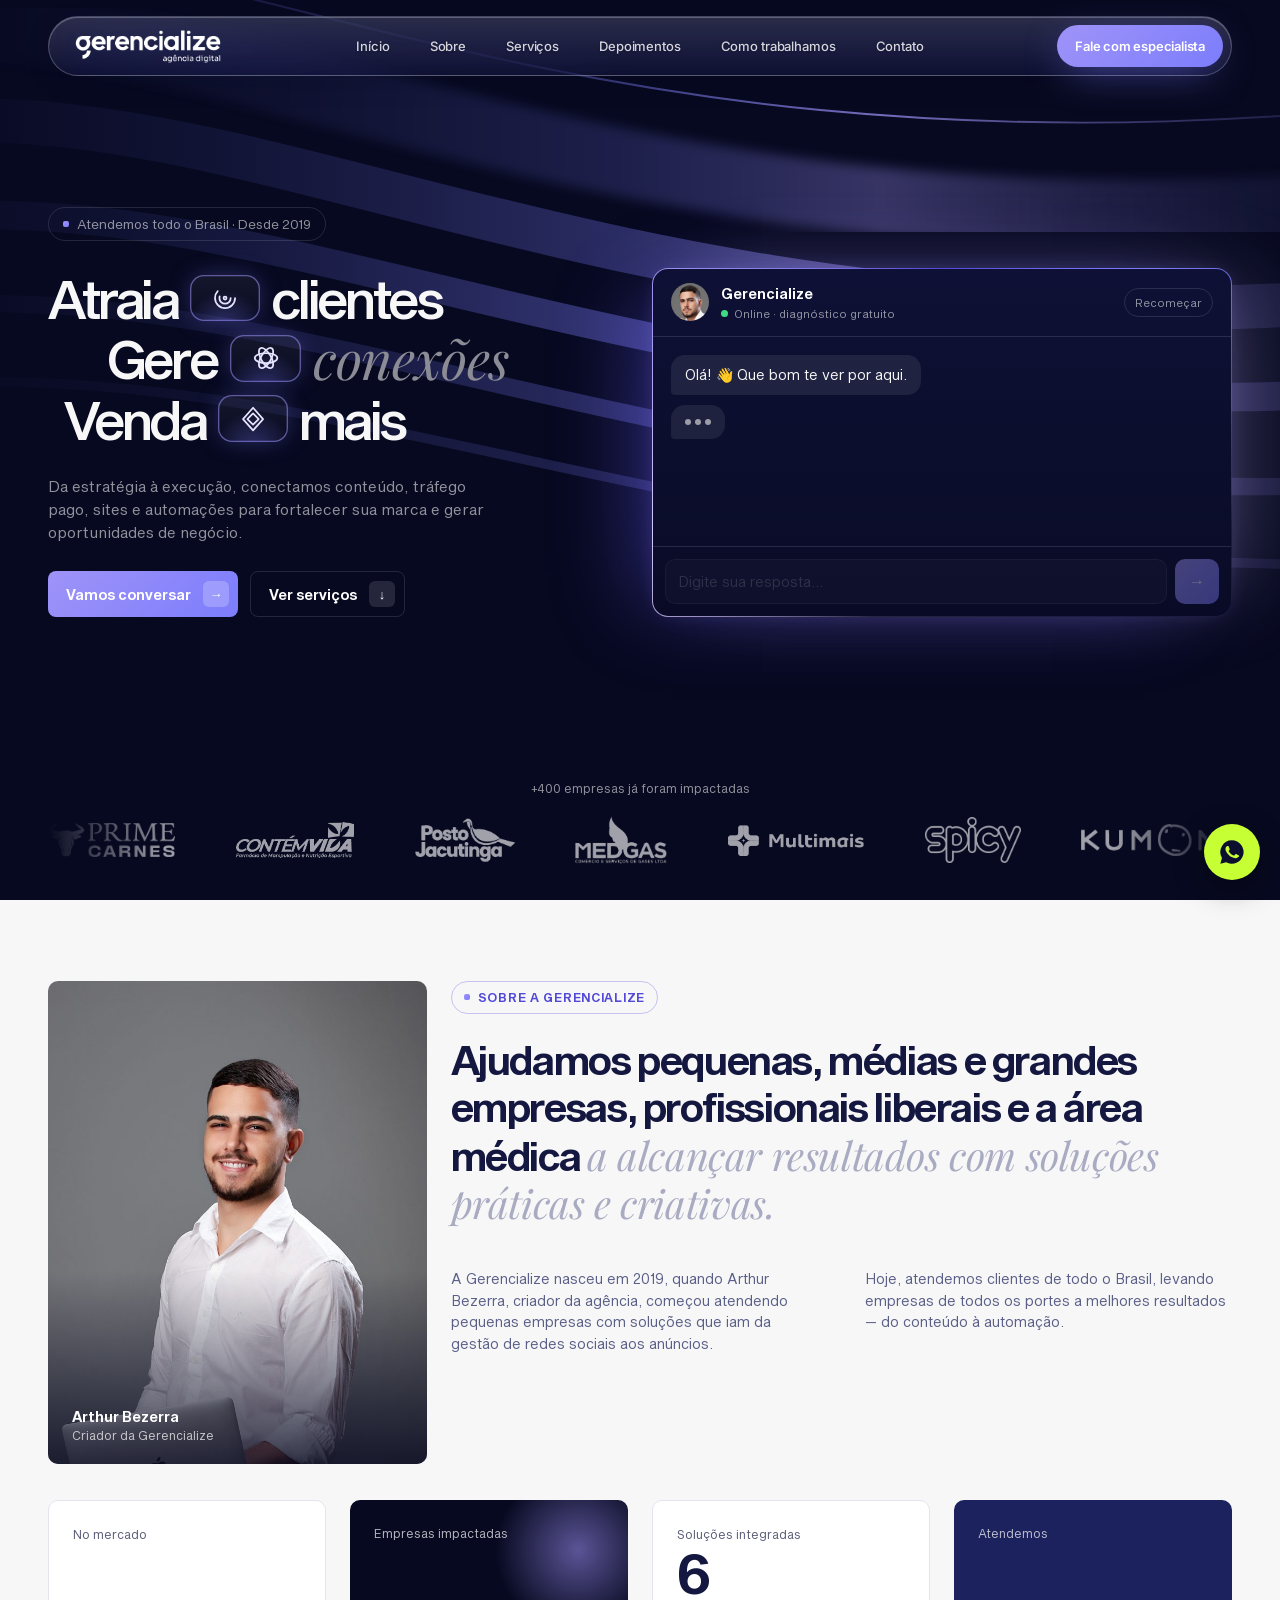
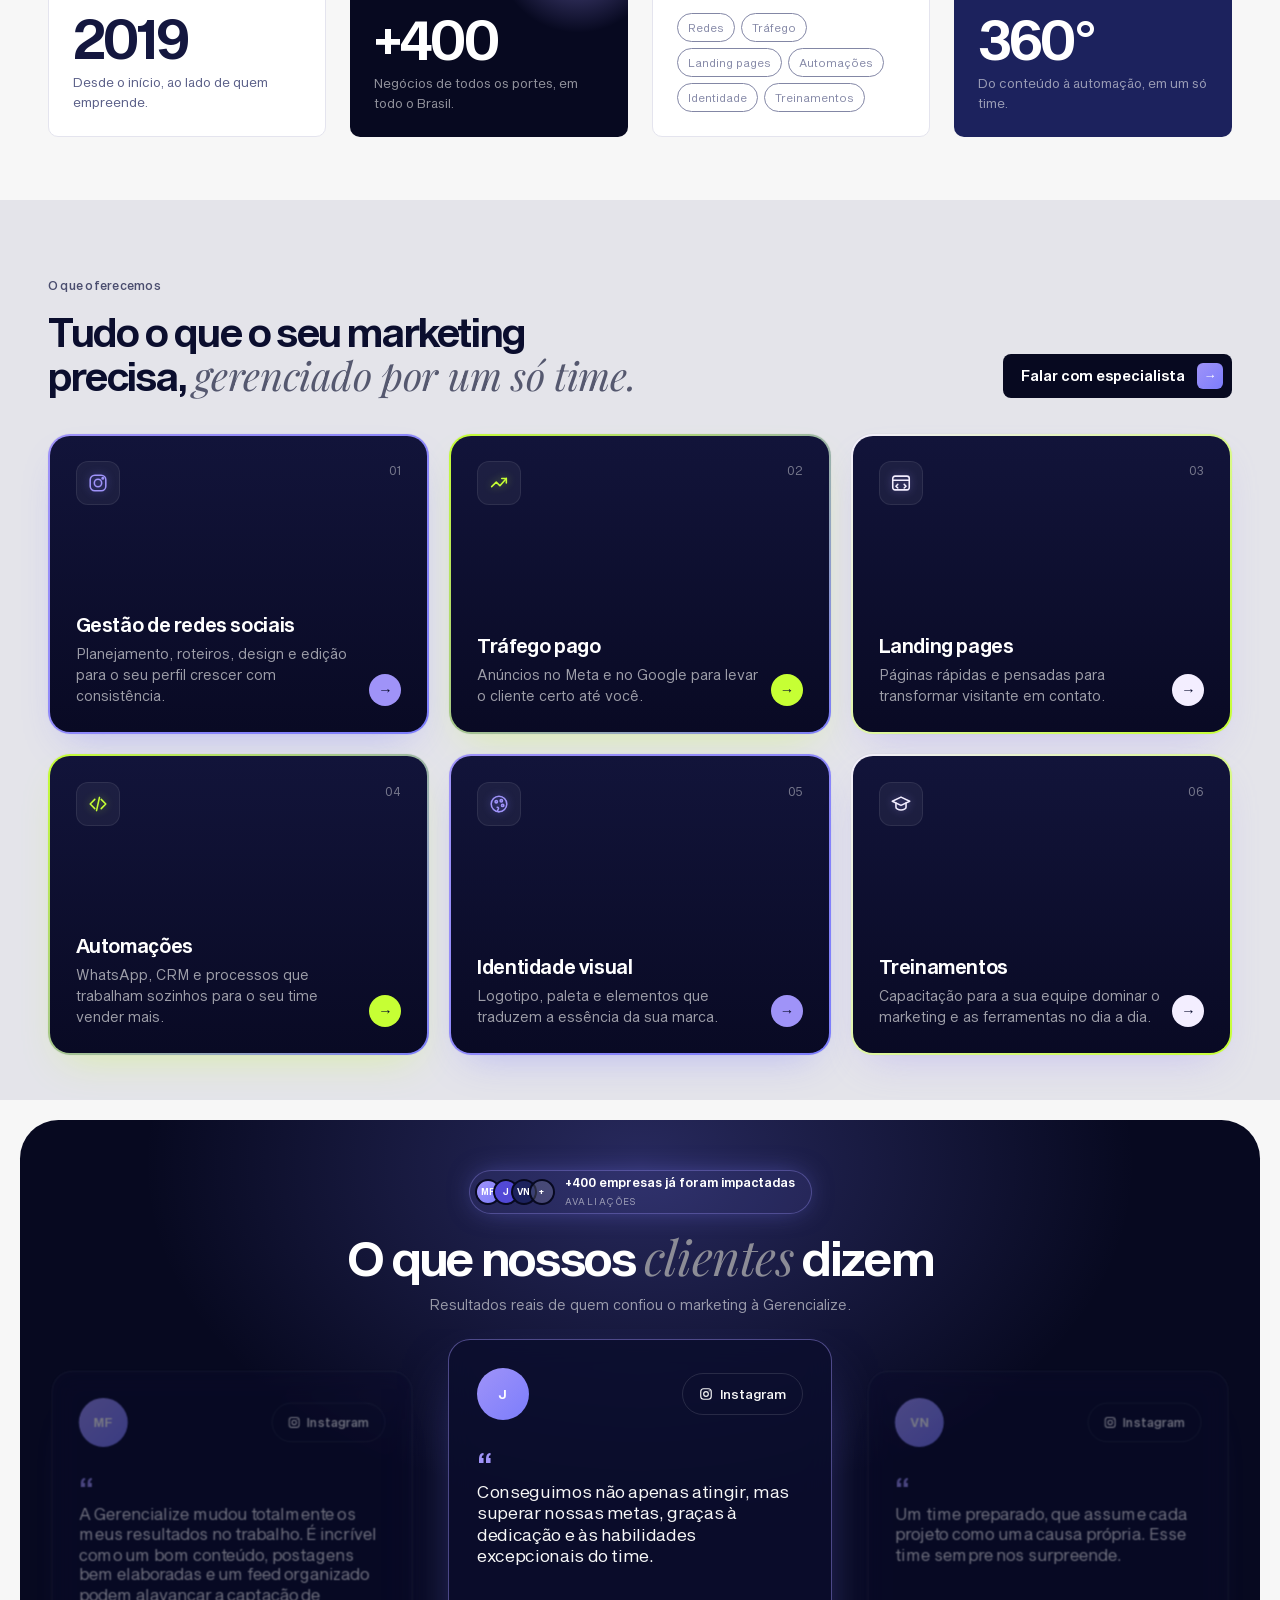
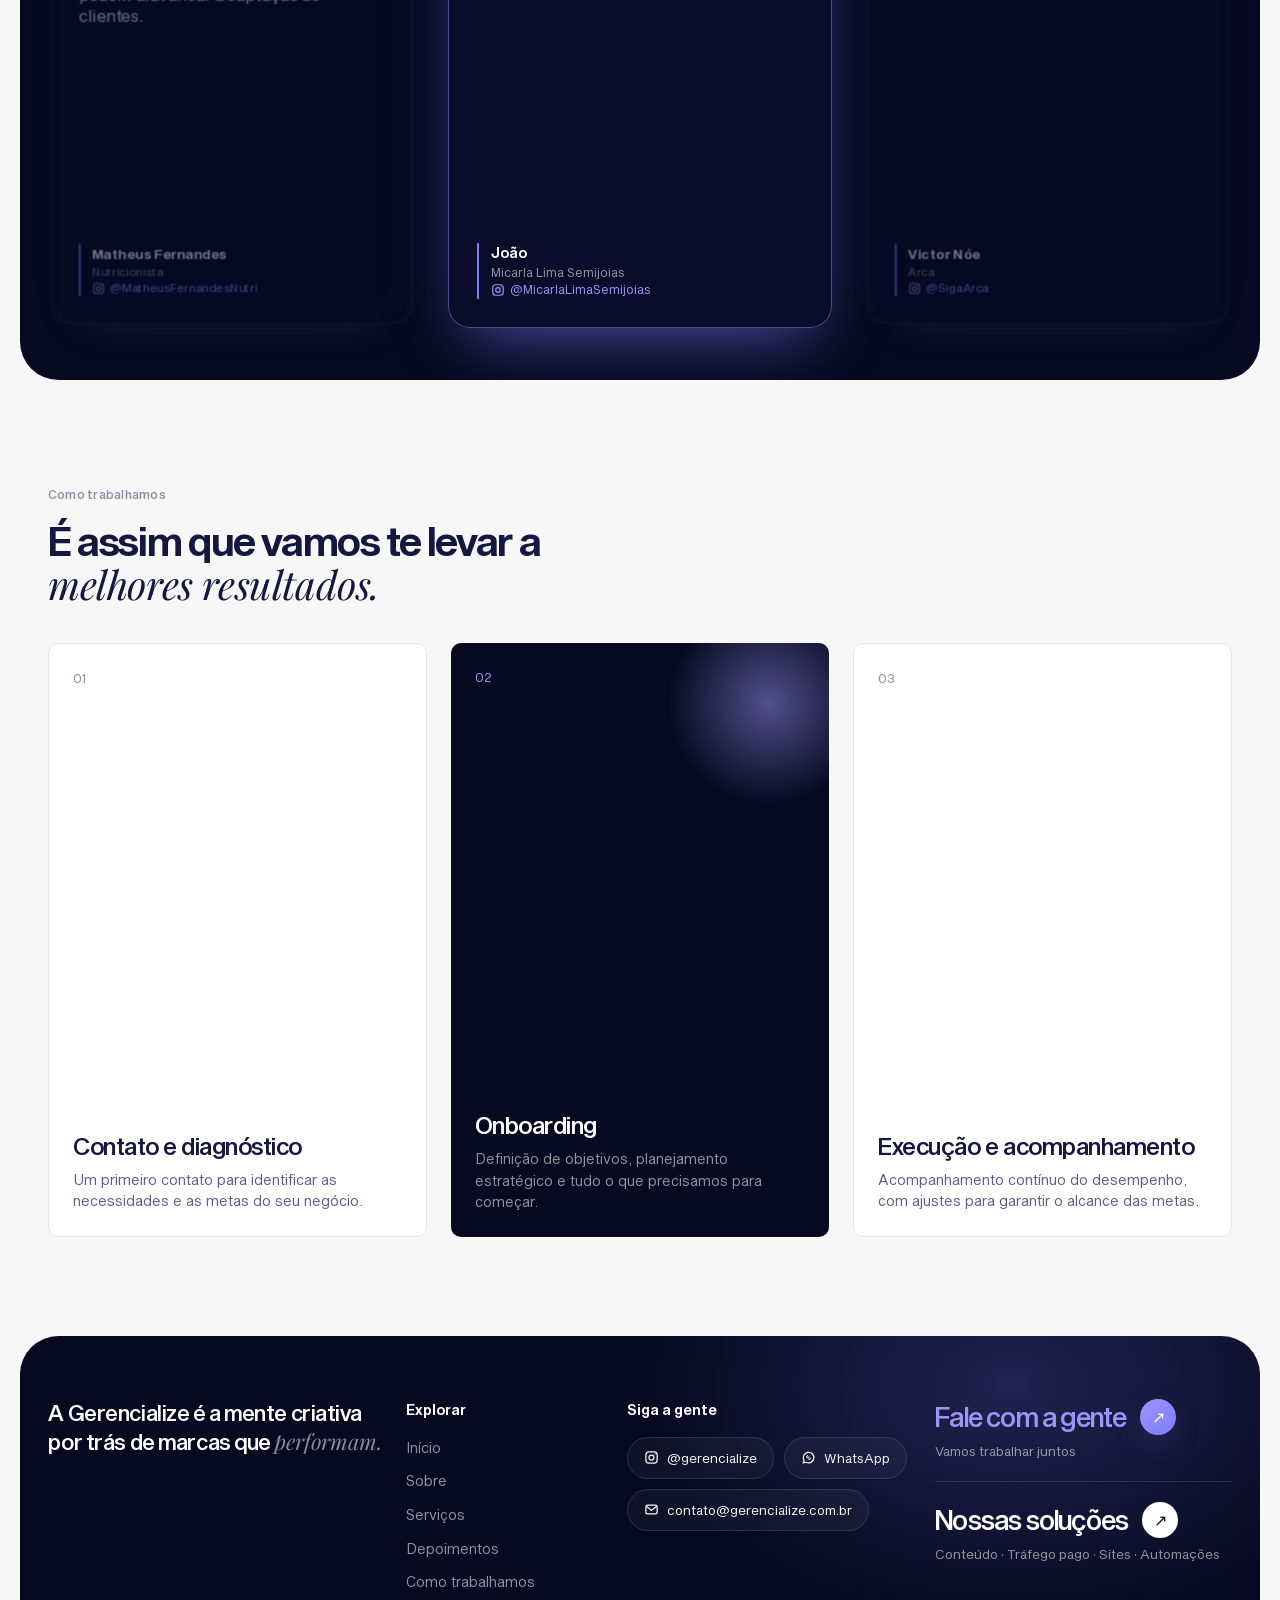
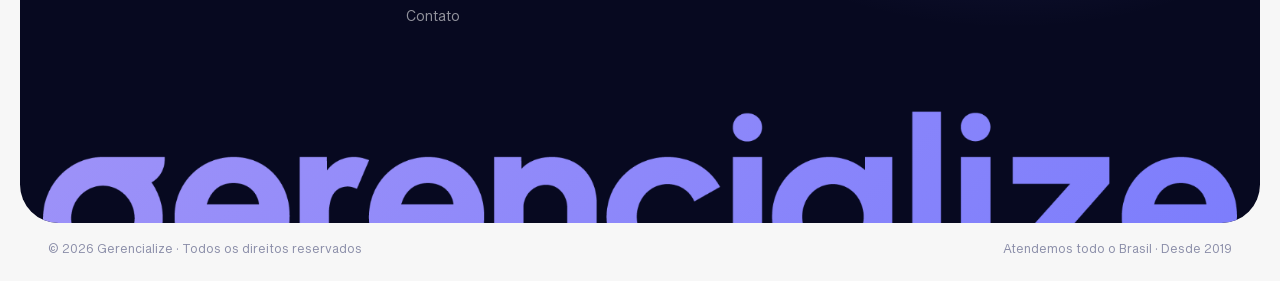
<file: index.html>
<!doctype html>
<html lang="pt-BR">
<head>
<meta charset="utf-8">
<meta name="viewport" content="width=device-width, initial-scale=1">
<title>Gerencialize — Agência Digital</title>
<link rel="icon" href="/favicon.ico" sizes="any">
<link rel="icon" type="image/png" sizes="32x32" href="/favicon-32.png">
<link rel="apple-touch-icon" href="/apple-touch-icon.png">
<meta name="theme-color" content="#1C225D">
<meta property="og:type" content="website">
<meta property="og:site_name" content="Gerencialize">
<meta property="og:locale" content="pt_BR">
<meta property="og:url" content="https://gerencialize.com.br/">
<meta property="og:title" content="Gerencialize — Agência Digital">
<meta property="og:description" content="Marketing para sua empresa atrair clientes e vender mais. +400 empresas impactadas desde 2019.">
<meta property="og:image" content="https://gerencialize.com.br/og-image.png">
<meta property="og:image:width" content="1200">
<meta property="og:image:height" content="630">
<meta property="og:image:alt" content="Logo da Gerencialize, agência digital">
<meta name="twitter:card" content="summary_large_image">
<meta name="twitter:title" content="Gerencialize — Agência Digital">
<meta name="twitter:description" content="Marketing para sua empresa atrair clientes e vender mais. +400 empresas impactadas desde 2019.">
<meta name="twitter:image" content="https://gerencialize.com.br/og-image.png">
<meta name="description" content="Marketing para sua empresa atrair clientes e vender mais. +400 empresas impactadas desde 2019.">
<link rel="preconnect" href="https://fonts.googleapis.com">
<link rel="preconnect" href="https://fonts.gstatic.com" crossorigin>
<link rel="stylesheet" href="https://fonts.googleapis.com/css2?family=Inter:wght@500;600&display=swap">
<link rel="stylesheet" href="opcao-2/estilo.css?v=35">
</head>
<body>

<nav class="bar"><div class="wrap"><div class="bar-in">
  <a href="#" class="logo" aria-label="Gerencialize"></a>
  <div class="links"><a href="#inicio">Início</a><a href="#sobre">Sobre</a><a href="#servicos">Serviços</a><a href="#avaliacoes">Depoimentos</a><a href="#processo">Como trabalhamos</a><a href="#contato">Contato</a></div>
  <a href="WA" class="pill">Fale com especialista</a>
</div></div></nav>

<header class="hero" id="inicio">
  <div class="waves" aria-hidden="true">
    <svg viewBox="0 0 1400 800" preserveAspectRatio="none">
      <defs>
        <linearGradient id="r1" x1="0" y1="0" x2="1" y2="0">
          <stop offset="0" stop-color="#1C225D" stop-opacity="0"/>
          <stop offset=".45" stop-color="#7C7DFC" stop-opacity=".55"/>
          <stop offset=".6" stop-color="#9F93F8" stop-opacity=".9"/>
          <stop offset="1" stop-color="#1C225D" stop-opacity="0"/>
        </linearGradient>
        <filter id="bl"><feGaussianBlur stdDeviation="6"/></filter>
      </defs>
      <g fill="none" stroke="url(#r1)" stroke-linecap="round">
        <path d="M-50 120 C 300 20, 600 420, 1450 260" stroke-width="70" opacity=".35" filter="url(#bl)"/>
        <path d="M-50 220 C 320 110, 640 520, 1450 360" stroke-width="46" opacity=".55"/>
        <path d="M-50 320 C 340 210, 680 600, 1450 460" stroke-width="30" opacity=".7"/>
        <path d="M-50 410 C 360 310, 720 680, 1450 560" stroke-width="18" opacity=".55"/>
        <path d="M-50 490 C 380 400, 760 740, 1450 650" stroke-width="10" opacity=".4"/>
        <path d="M-50 40 C 280 -60, 560 330, 1450 160" stroke-width="2" opacity=".8"/>
      </g>
    </svg>
  </div>

  <div class="wrap">

    <div class="hero-main">
      <span class="loc">Atendemos todo o Brasil · Desde 2019</span>
      <div class="hero-txt">
        <h1 class="h1-pills" aria-label="Atraia clientes, gere conexões, venda mais.">
          <span class="ln">Atraia <span class="ipill" aria-hidden="true"><svg viewBox="0 0 24 24"><circle class="orb o1" cx="12" cy="12" r="8" pathLength="100"/><circle class="orb o2" cx="12" cy="12" r="4.5" pathLength="100"/><circle cx="12" cy="12" r="1.2"/></svg></span> clientes</span>
          <span class="ln">Gere <span class="ipill b" aria-hidden="true"><svg viewBox="0 0 24 24"><g class="rot"><ellipse cx="12" cy="12" rx="9" ry="4"/><ellipse cx="12" cy="12" rx="9" ry="4" transform="rotate(60 12 12)"/><ellipse cx="12" cy="12" rx="9" ry="4" transform="rotate(120 12 12)"/></g></svg></span> <em>conexões</em></span>
          <span class="ln">Venda <span class="ipill c" aria-hidden="true"><svg viewBox="0 0 24 24"><g class="rot"><path d="M12 3 L20 12 L12 21 L4 12 Z"/><path d="M12 7.5 L16.5 12 L12 16.5 L7.5 12 Z"/></g></svg></span> mais</span>
        </h1>
        <p class="lead">Da estratégia à execução, conectamos conteúdo, tráfego pago, sites e automações para fortalecer sua marca e gerar oportunidades de negócio.</p>
        <div class="ctas">
          <a href="WA" class="btn btn-p">Vamos conversar <i>→</i></a>
          <a href="#servicos" class="btn btn-w" style="background:transparent;color:#fff;border:1px solid var(--line)">Ver serviços <i style="background:rgba(255,255,255,.12)">↓</i></a>
        </div>
      </div>
      <div class="chat" id="chat">
        <div class="chat-head"><span class="chat-av"><img src="opcao-2/imagens/arthur-avatar.jpg" alt="Arthur Bezerra"></span><div><b>Gerencialize</b><small>Online · diagnóstico gratuito</small></div><button type="button" class="chat-restart" id="chatRestart">Recomeçar</button></div>
        <div class="chat-body" id="chatBody" aria-live="polite"></div>
        <form class="chat-input" id="chatForm" autocomplete="on"><input id="chatIn" placeholder="Digite sua resposta…" aria-label="Sua resposta" disabled><button id="chatSend" aria-label="Enviar" disabled>→</button></form>
      </div>
    </div>

    <div class="trusted" id="clientes">
      <p>+400 empresas já foram impactadas</p>
      <div class="marq"><div class="track"><img class="logo-item" src="clientes/prime-carnes.png" alt="Prime Carnes" style="width:7.9375rem;height:2.125rem"><img class="logo-item" src="clientes/contem-vida.png" alt="Contém Vida" style="width:7.5rem;height:2.25rem"><img class="logo-item" src="clientes/posto-jacutinga.png" alt="Posto Jacutinga" style="width:6.25rem;height:2.75rem"><img class="logo-item" src="clientes/medgas.png" alt="Medgas" style="width:5.75rem;height:3rem"><img class="logo-item" src="clientes/multimais.png" alt="Multimais" style="width:8.625rem;height:1.9375rem"><img class="logo-item" src="clientes/mundo-spicy.png" alt="Mundo Spicy" style="width:6rem;height:2.875rem"><img class="logo-item" src="clientes/kumon.png" alt="Kumon" style="width:8.5rem;height:2rem"><img class="logo-item" src="clientes/amigos-da-poli.png" alt="Amigos da Poli" style="width:6.25rem;height:2.75rem"><img class="logo-item" src="clientes/centro-de-carreira.png" alt="Centro de Carreira da Poli" style="width:6.1875rem;height:2.75rem"><img class="logo-item" src="clientes/andoleta.png" alt="Andoleta" style="width:6.25rem;height:2.75rem"><img class="logo-item" src="clientes/urace.png" alt="U-Race" style="width:9.75rem;height:1.6875rem"><img class="logo-item" src="clientes/recanto.png" alt="Residencial Recanto Social" style="width:6.1875rem;height:2.75rem"><img class="logo-item" src="clientes/prime-carnes.png" aria-hidden="true" alt="Prime Carnes" style="width:7.9375rem;height:2.125rem"><img class="logo-item" src="clientes/contem-vida.png" aria-hidden="true" alt="Contém Vida" style="width:7.5rem;height:2.25rem"><img class="logo-item" src="clientes/posto-jacutinga.png" aria-hidden="true" alt="Posto Jacutinga" style="width:6.25rem;height:2.75rem"><img class="logo-item" src="clientes/medgas.png" aria-hidden="true" alt="Medgas" style="width:5.75rem;height:3rem"><img class="logo-item" src="clientes/multimais.png" aria-hidden="true" alt="Multimais" style="width:8.625rem;height:1.9375rem"><img class="logo-item" src="clientes/mundo-spicy.png" aria-hidden="true" alt="Mundo Spicy" style="width:6rem;height:2.875rem"><img class="logo-item" src="clientes/kumon.png" aria-hidden="true" alt="Kumon" style="width:8.5rem;height:2rem"><img class="logo-item" src="clientes/amigos-da-poli.png" aria-hidden="true" alt="Amigos da Poli" style="width:6.25rem;height:2.75rem"><img class="logo-item" src="clientes/centro-de-carreira.png" aria-hidden="true" alt="Centro de Carreira da Poli" style="width:6.1875rem;height:2.75rem"><img class="logo-item" src="clientes/andoleta.png" aria-hidden="true" alt="Andoleta" style="width:6.25rem;height:2.75rem"><img class="logo-item" src="clientes/urace.png" aria-hidden="true" alt="U-Race" style="width:9.75rem;height:1.6875rem"><img class="logo-item" src="clientes/recanto.png" aria-hidden="true" alt="Residencial Recanto Social" style="width:6.1875rem;height:2.75rem"></div></div>
    </div>
  </div>
</header>

<section id="sobre"><div class="wrap">
  <div class="about">
    <div>
      <figure class="founder"><img src="opcao-2/imagens/arthur-bezerra.jpg" alt="Arthur Bezerra, criador da Gerencialize" loading="lazy"><figcaption><b>Arthur Bezerra</b><small>Criador da Gerencialize</small></figcaption></figure>
    </div>
    <div>
      <span class="tag-sobre">Sobre a Gerencialize</span>
      <h2>Ajudamos pequenas, médias e grandes empresas, profissionais liberais e a área médica <span>a alcançar resultados com soluções práticas e criativas.</span></h2>
      <div class="cols">
        <p>A Gerencialize nasceu em 2019, quando Arthur Bezerra, criador da agência, começou atendendo pequenas empresas com soluções que iam da gestão de redes sociais aos anúncios.</p>
        <p>Hoje, atendemos clientes de todo o Brasil, levando empresas de todos os portes a melhores resultados — do conteúdo à automação.</p>
      </div>
    </div>
  </div>
  <div class="cards">
    <div class="card c1"><span class="top">No mercado</span><div><b>2019</b><small>Desde o início, ao lado de quem empreende.</small></div></div>
    <div class="card c2"><span class="glow"></span><span class="top">Empresas impactadas</span><div><b>+400</b><small>Negócios de todos os portes, em todo o Brasil.</small></div></div>
    <div class="card c3"><span class="top">Soluções integradas</span><div><b>6</b><div class="chips" style="margin-top:12px;color:#5a5f88"><span>Redes</span><span>Tráfego</span><span>Landing pages</span><span>Automações</span><span>Identidade</span><span>Treinamentos</span></div></div></div>
    <div class="card c4"><span class="top">Atendemos</span><div><b>360°</b><small>Do conteúdo à automação, em um só time.</small></div></div>
  </div>
</div></section>

<section id="servicos"><div class="wrap">
  <div class="svc-head">
    <div><span class="eyebrow">O que oferecemos</span><h2 style="margin-top:14px">Tudo o que o seu marketing precisa, <em>gerenciado por um só time.</em></h2></div>
    <a href="WA" class="btn btn-d">Falar com especialista <i>→</i></a>
  </div>
  <div class="svc-grid">
    <a class="sc sc-p" href="WA"><span class="sc-n">01</span><span class="sc-ic"><svg viewBox="0 0 24 24"><rect x="3.5" y="3.5" width="17" height="17" rx="5"/><circle cx="12" cy="12" r="4"/><circle cx="17.2" cy="6.8" r=".8"/></svg></span><h3>Gestão de redes sociais</h3><p>Planejamento, roteiros, design e edição para o seu perfil crescer com consistência.</p><span class="sc-ar">→</span></a>
    <a class="sc sc-l" href="WA"><span class="sc-n">02</span><span class="sc-ic"><svg viewBox="0 0 24 24"><path d="M4 16l5-5 4 4 7-8"/><path d="M15 7h5v5"/></svg></span><h3>Tráfego pago</h3><p>Anúncios no Meta e no Google para levar o cliente certo até você.</p><span class="sc-ar">→</span></a>
    <a class="sc sc-m" href="WA"><span class="sc-n">03</span><span class="sc-ic"><svg viewBox="0 0 24 24"><rect x="3" y="4.5" width="18" height="15" rx="2.5"/><path d="M3 9h18"/><path d="M8.5 13.5 6.5 15.5l2 2M15.5 13.5l2 2-2 2"/></svg></span><h3>Landing pages</h3><p>Páginas rápidas e pensadas para transformar visitante em contato.</p><span class="sc-ar">→</span></a>
    <a class="sc sc-l" href="WA"><span class="sc-n">04</span><span class="sc-ic"><svg viewBox="0 0 24 24"><path d="M8.5 7 3.5 12l5 5"/><path d="M15.5 7l5 5-5 5"/><path d="M13.6 4.8 10.4 19.2"/></svg></span><h3>Automações</h3><p>WhatsApp, CRM e processos que trabalham sozinhos para o seu time vender mais.</p><span class="sc-ar">→</span></a>
    <a class="sc sc-p" href="WA"><span class="sc-n">05</span><span class="sc-ic"><svg viewBox="0 0 24 24"><circle cx="12" cy="12" r="8.5"/><circle cx="9" cy="9.5" r="1.3"/><circle cx="14.5" cy="8.5" r="1.3"/><circle cx="16" cy="13.5" r="1.3"/><path d="M12 20.5c-1.5 0-2-1.5-1-2.5s.5-2.5-1-2.5"/></svg></span><h3>Identidade visual</h3><p>Logotipo, paleta e elementos que traduzem a essência da sua marca.</p><span class="sc-ar">→</span></a>
    <a class="sc sc-m" href="WA"><span class="sc-n">06</span><span class="sc-ic"><svg viewBox="0 0 24 24"><path d="M2.5 9 12 4.5 21.5 9 12 13.5z"/><path d="M6.5 11v4.5c0 1.5 2.5 3 5.5 3s5.5-1.5 5.5-3V11"/></svg></span><h3>Treinamentos</h3><p>Capacitação para a sua equipe dominar o marketing e as ferramentas no dia a dia.</p><span class="sc-ar">→</span></a>
  </div>
</div></section>

<section class="testi is-dark" id="avaliacoes"><div class="rv-panel"><div class="wrap">
  <div class="rv-head">
    <div class="rv-badge"><span class="rv-avs" aria-hidden="true"><span>MF</span><span>J</span><span>VN</span><span>+</span></span><span class="rv-badge-t"><b>+400 empresas já foram impactadas</b><small>Avaliações</small></span></div>
    <h2>O que nossos <em>clientes</em> dizem</h2>
    <p class="rv-sub">Resultados reais de quem confiou o marketing à Gerencialize.</p>
  </div>
  <div class="rv-track" id="rvTrack">
    <article class="rv-card">
      <div class="rv-top"><span class="rv-av" aria-hidden="true">MF</span><a class="rv-ig" href="https://instagram.com/MatheusFernandesNutri" target="_blank" rel="noopener"><svg viewBox="0 0 24 24" fill="none" stroke="currentColor" stroke-width="2" aria-hidden="true"><rect x="3" y="3" width="18" height="18" rx="5"/><circle cx="12" cy="12" r="4"/><circle cx="17.5" cy="6.5" r="1" fill="currentColor" stroke="none"/></svg>Instagram</a></div>
      <div class="rv-q" aria-hidden="true">“</div>
      <p class="rv-text">A Gerencialize mudou totalmente os meus resultados no trabalho. É incrível como um bom conteúdo, postagens bem elaboradas e um feed organizado podem alavancar a captação de clientes.</p>
      <div class="rv-who"><b>Matheus Fernandes</b><small>Nutricionista</small><small class="rv-at"><svg viewBox="0 0 24 24" fill="none" stroke="currentColor" stroke-width="2" aria-hidden="true"><rect x="3" y="3" width="18" height="18" rx="5"/><circle cx="12" cy="12" r="4"/><circle cx="17.5" cy="6.5" r="1" fill="currentColor" stroke="none"/></svg>@MatheusFernandesNutri</small></div>
    </article>
    <article class="rv-card">
      <div class="rv-top"><span class="rv-av" aria-hidden="true">J</span><a class="rv-ig" href="https://instagram.com/MicarlaLimaSemijoias" target="_blank" rel="noopener"><svg viewBox="0 0 24 24" fill="none" stroke="currentColor" stroke-width="2" aria-hidden="true"><rect x="3" y="3" width="18" height="18" rx="5"/><circle cx="12" cy="12" r="4"/><circle cx="17.5" cy="6.5" r="1" fill="currentColor" stroke="none"/></svg>Instagram</a></div>
      <div class="rv-q" aria-hidden="true">“</div>
      <p class="rv-text">Conseguimos não apenas atingir, mas superar nossas metas, graças à dedicação e às habilidades excepcionais do time.</p>
      <div class="rv-who"><b>João</b><small>Micarla Lima Semijoias</small><small class="rv-at"><svg viewBox="0 0 24 24" fill="none" stroke="currentColor" stroke-width="2" aria-hidden="true"><rect x="3" y="3" width="18" height="18" rx="5"/><circle cx="12" cy="12" r="4"/><circle cx="17.5" cy="6.5" r="1" fill="currentColor" stroke="none"/></svg>@MicarlaLimaSemijoias</small></div>
    </article>
    <article class="rv-card">
      <div class="rv-top"><span class="rv-av" aria-hidden="true">VN</span><a class="rv-ig" href="https://instagram.com/SigaArca" target="_blank" rel="noopener"><svg viewBox="0 0 24 24" fill="none" stroke="currentColor" stroke-width="2" aria-hidden="true"><rect x="3" y="3" width="18" height="18" rx="5"/><circle cx="12" cy="12" r="4"/><circle cx="17.5" cy="6.5" r="1" fill="currentColor" stroke="none"/></svg>Instagram</a></div>
      <div class="rv-q" aria-hidden="true">“</div>
      <p class="rv-text">Um time preparado, que assume cada projeto como uma causa própria. Esse time sempre nos surpreende.</p>
      <div class="rv-who"><b>Victor Nóe</b><small>Arca</small><small class="rv-at"><svg viewBox="0 0 24 24" fill="none" stroke="currentColor" stroke-width="2" aria-hidden="true"><rect x="3" y="3" width="18" height="18" rx="5"/><circle cx="12" cy="12" r="4"/><circle cx="17.5" cy="6.5" r="1" fill="currentColor" stroke="none"/></svg>@SigaArca</small></div>
    </article>
  </div>
</div></div></section>

<section id="processo"><div class="wrap">
  <div class="svc-head">
    <div><span class="eyebrow">Como trabalhamos</span><h2 style="margin-top:14px">É assim que vamos te levar a <em>melhores resultados.</em></h2></div>
  </div>
  <div class="proc">
    <div class="step"><span class="n">01</span><div><h3>Contato e diagnóstico</h3><p>Um primeiro contato para identificar as necessidades e as metas do seu negócio.</p></div></div>
    <div class="step mid"><span class="glow" style="position:absolute;right:-50px;top:-50px;width:220px;height:220px;border-radius:50%;background:radial-gradient(circle,rgba(159,147,248,.5),transparent 65%)"></span><span class="n">02</span><div><h3>Onboarding</h3><p>Definição de objetivos, planejamento estratégico e tudo o que precisamos para começar.</p></div></div>
    <div class="step"><span class="n">03</span><div><h3>Execução e acompanhamento</h3><p>Acompanhamento contínuo do desempenho, com ajustes para garantir o alcance das metas.</p></div></div>
  </div>
</div></section>

<footer id="contato">
    <div class="ft-card">
      <div class="wrap ft-grid">
        <p class="ft-tag">A Gerencialize é a mente criativa por trás de marcas que <em>performam.</em></p>
        <nav class="ft-col" aria-label="Rodapé"><h4>Explorar</h4><ul><li><a href="#inicio">Início</a></li><li><a href="#sobre">Sobre</a></li><li><a href="#servicos">Serviços</a></li><li><a href="#avaliacoes">Depoimentos</a></li><li><a href="#processo">Como trabalhamos</a></li><li><a href="#contato">Contato</a></li></ul></nav>
        <div class="ft-col"><h4>Siga a gente</h4><div class="ft-chips">
          <a class="ft-chip" href="https://instagram.com/gerencialize" target="_blank" rel="noopener"><svg viewBox="0 0 24 24" fill="none" stroke="currentColor" stroke-width="2" aria-hidden="true"><rect x="3" y="3" width="18" height="18" rx="5"/><circle cx="12" cy="12" r="4"/><circle cx="17.5" cy="6.5" r="1" fill="currentColor" stroke="none"/></svg>@gerencialize</a>
          <a class="ft-chip" href="WA"><svg viewBox="0 0 24 24" fill="none" stroke="currentColor" stroke-width="2" stroke-linejoin="round" aria-hidden="true"><path d="M3.5 20.5l1.3-4A8.5 8.5 0 1 1 8 19.6z"/><path d="M9 9.5c0 3 2.5 5.5 5.5 5.5l1-1.5-2-1-1 .8a4 4 0 0 1-1.8-1.8l.8-1-1-2z" stroke-width="1.4"/></svg>WhatsApp</a>
          <a class="ft-chip" href="mailto:contato@gerencialize.com.br"><svg viewBox="0 0 24 24" fill="none" stroke="currentColor" stroke-width="2" stroke-linejoin="round" aria-hidden="true"><rect x="3" y="5" width="18" height="14" rx="3"/><path d="M4 7l8 6 8-6"/></svg>contato@gerencialize.com.br</a>
        </div></div>
        <div class="ft-cta">
          <a class="ft-big hl" href="WA"><span>Fale com a gente</span><i aria-hidden="true">↗</i></a><small>Vamos trabalhar juntos</small>
          <hr>
          <a class="ft-big" href="#servicos"><span>Nossas soluções</span><i aria-hidden="true">↗</i></a><small>Conteúdo · Tráfego pago · Sites · Automações</small>
        </div>
      </div>
      <div class="ft-word" role="img" aria-label="Gerencialize"></div>
    </div>
    <div class="wrap ft-bot"><small>© 2026 Gerencialize · Todos os direitos reservados</small><small>Atendemos todo o Brasil · Desde 2019</small></div>
</footer>

<a class="wa" href="WA" aria-label="WhatsApp"><svg width="28" height="28" viewBox="0 0 24 24" fill="currentColor"><path d="M12 2a10 10 0 0 0-8.6 15.1L2 22l5-1.3A10 10 0 1 0 12 2Zm5.3 14.1c-.2.6-1.3 1.2-1.8 1.2-.5.1-1 .2-3.3-.7-2.8-1.1-4.5-4-4.7-4.2-.1-.2-1.1-1.5-1.1-2.9s.7-2 1-2.3c.2-.3.5-.3.7-.3h.5c.2 0 .4 0 .6.5l.8 2c.1.2.1.4 0 .5l-.3.5-.4.4c-.1.2-.3.3-.1.6.2.3.8 1.3 1.7 2.1 1.2 1 2.1 1.3 2.4 1.5.3.1.5.1.7-.1l.9-1c.2-.3.4-.2.7-.1l1.9.9c.3.1.5.2.5.3.1.2.1.7-.1 1.3Z"/></svg></a>

<script src="opcao-2/script.js?v=34"></script>
</body>
</html>
</file>
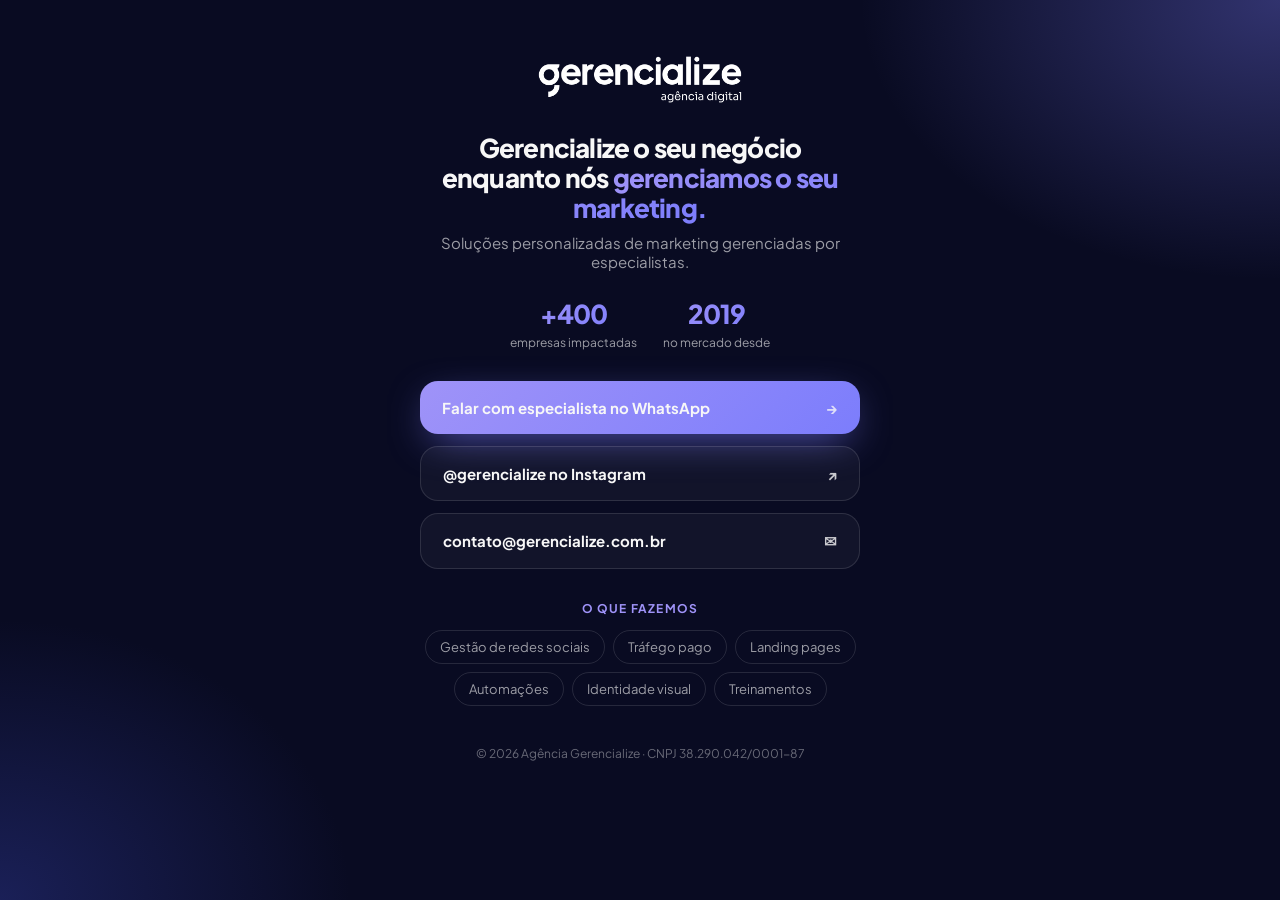
<file: bio/index.html>
<!doctype html>
<html lang="pt-BR"><head>
<meta charset="utf-8"><meta name="viewport" content="width=device-width, initial-scale=1">
<title>Gerencialize — Agência Digital</title>
<link rel="icon" href="/favicon.ico" sizes="any">
<link rel="icon" type="image/png" sizes="32x32" href="/favicon-32.png">
<link rel="apple-touch-icon" href="/apple-touch-icon.png">
<meta name="theme-color" content="#1C225D">
<meta property="og:type" content="website">
<meta property="og:site_name" content="Gerencialize">
<meta property="og:locale" content="pt_BR">
<meta property="og:url" content="https://gerencialize.com.br/bio/">
<meta property="og:title" content="Gerencialize — Agência Digital">
<meta property="og:description" content="Gerencialize o seu negócio enquanto nós gerenciamos o seu marketing. +400 empresas impactadas desde 2019.">
<meta property="og:image" content="https://gerencialize.com.br/og-image.png">
<meta property="og:image:width" content="1200">
<meta property="og:image:height" content="630">
<meta property="og:image:alt" content="Logo da Gerencialize, agência digital">
<meta name="twitter:card" content="summary_large_image">
<meta name="twitter:title" content="Gerencialize — Agência Digital">
<meta name="twitter:description" content="Gerencialize o seu negócio enquanto nós gerenciamos o seu marketing. +400 empresas impactadas desde 2019.">
<meta name="twitter:image" content="https://gerencialize.com.br/og-image.png">
<meta name="description" content="Gerencialize o seu negócio enquanto nós gerenciamos o seu marketing. +400 empresas impactadas desde 2019.">
<link href="https://fonts.googleapis.com/css2?family=Plus+Jakarta+Sans:wght@500;700;800&display=swap" rel="stylesheet">
<style>
:root{--ink:#090B22;--navy:#1C225D;--off:#F7F7F7;--p1:#9F93F8;--p2:#7C7DFC;--grad:linear-gradient(135deg,var(--p1),var(--p2));--muted:rgba(247,247,247,.62);--line:rgba(247,247,247,.12)}
*{box-sizing:border-box;margin:0;padding:0}
body{font-family:'Plus Jakarta Sans',sans-serif;color:var(--off);min-height:100vh;background:radial-gradient(600px 400px at 100% 0%,rgba(124,125,252,.35),transparent 70%),radial-gradient(500px 400px at 0% 100%,rgba(28,34,93,.9),transparent 70%),var(--ink);display:flex;justify-content:center;padding:56px 16px 40px}
main{width:100%;max-width:440px;text-align:center}
.logo{width:210px;height:47px;margin:0 auto;background:#fff;-webkit-mask:url([data-uri]) center/contain no-repeat;mask:url([data-uri]) center/contain no-repeat}
h1{font-size:26px;font-weight:800;letter-spacing:-.03em;line-height:1.15;margin:30px 0 10px}
h1 span{background:var(--grad);-webkit-background-clip:text;background-clip:text;color:transparent}
.sub{color:var(--muted);font-size:15px}
.stats{display:flex;justify-content:center;gap:26px;margin:26px 0 30px}
.stats b{display:block;font-size:26px;font-weight:800;letter-spacing:-.03em;background:var(--grad);-webkit-background-clip:text;color:transparent}
.stats small{font-size:12px;color:var(--muted)}
a.btn{display:flex;align-items:center;justify-content:space-between;gap:12px;padding:17px 22px;border-radius:18px;margin-bottom:12px;font-weight:700;font-size:15px;color:var(--off);text-decoration:none;border:1px solid var(--line);background:rgba(255,255,255,.04);transition:transform .2s,border-color .2s}
a.btn:hover{transform:translateY(-2px);border-color:var(--p1)}
a.btn.main{background:var(--grad);border:0;box-shadow:0 12px 40px -12px rgba(124,125,252,.8)}
a.btn i{font-style:normal;opacity:.8}
h2{font-size:12px;letter-spacing:.1em;text-transform:uppercase;color:var(--p1);margin:32px 0 14px;font-weight:700}
.chips{display:flex;flex-wrap:wrap;justify-content:center;gap:8px}
.chips span{font-size:13px;padding:8px 14px;border-radius:99px;border:1px solid var(--line);color:var(--muted)}
footer{margin-top:40px;font-size:12px;color:rgba(247,247,247,.4)}
</style></head>
<body><main>
  <div class="logo" role="img" aria-label="Gerencialize agência digital"></div>
  <h1>Gerencialize o seu negócio enquanto nós <span>gerenciamos o seu marketing.</span></h1>
  <p class="sub">Soluções personalizadas de marketing gerenciadas por especialistas.</p>
  <div class="stats"><div><b>+400</b><small>empresas impactadas</small></div><div><b>2019</b><small>no mercado desde</small></div></div>

  <a class="btn main" href="https://wa.me/5584996764404?text=Ol%C3%A1!%20Vim%20pelo%20site%20e%20quero%20falar%20com%20um%20especialista." target="_blank" rel="noopener">Falar com especialista no WhatsApp <i>→</i></a>
  <a class="btn" href="https://instagram.com/gerencialize" target="_blank" rel="noopener">@gerencialize no Instagram <i>↗</i></a>
  <a class="btn" href="mailto:contato@gerencialize.com.br">contato@gerencialize.com.br <i>✉</i></a>

  <h2>O que fazemos</h2>
  <div class="chips"><span>Gestão de redes sociais</span><span>Tráfego pago</span><span>Landing pages</span><span>Automações</span><span>Identidade visual</span><span>Treinamentos</span></div>

  <footer>© 2026 Agência Gerencialize · CNPJ 38.290.042/0001-87</footer>
</main></body></html>
</file>
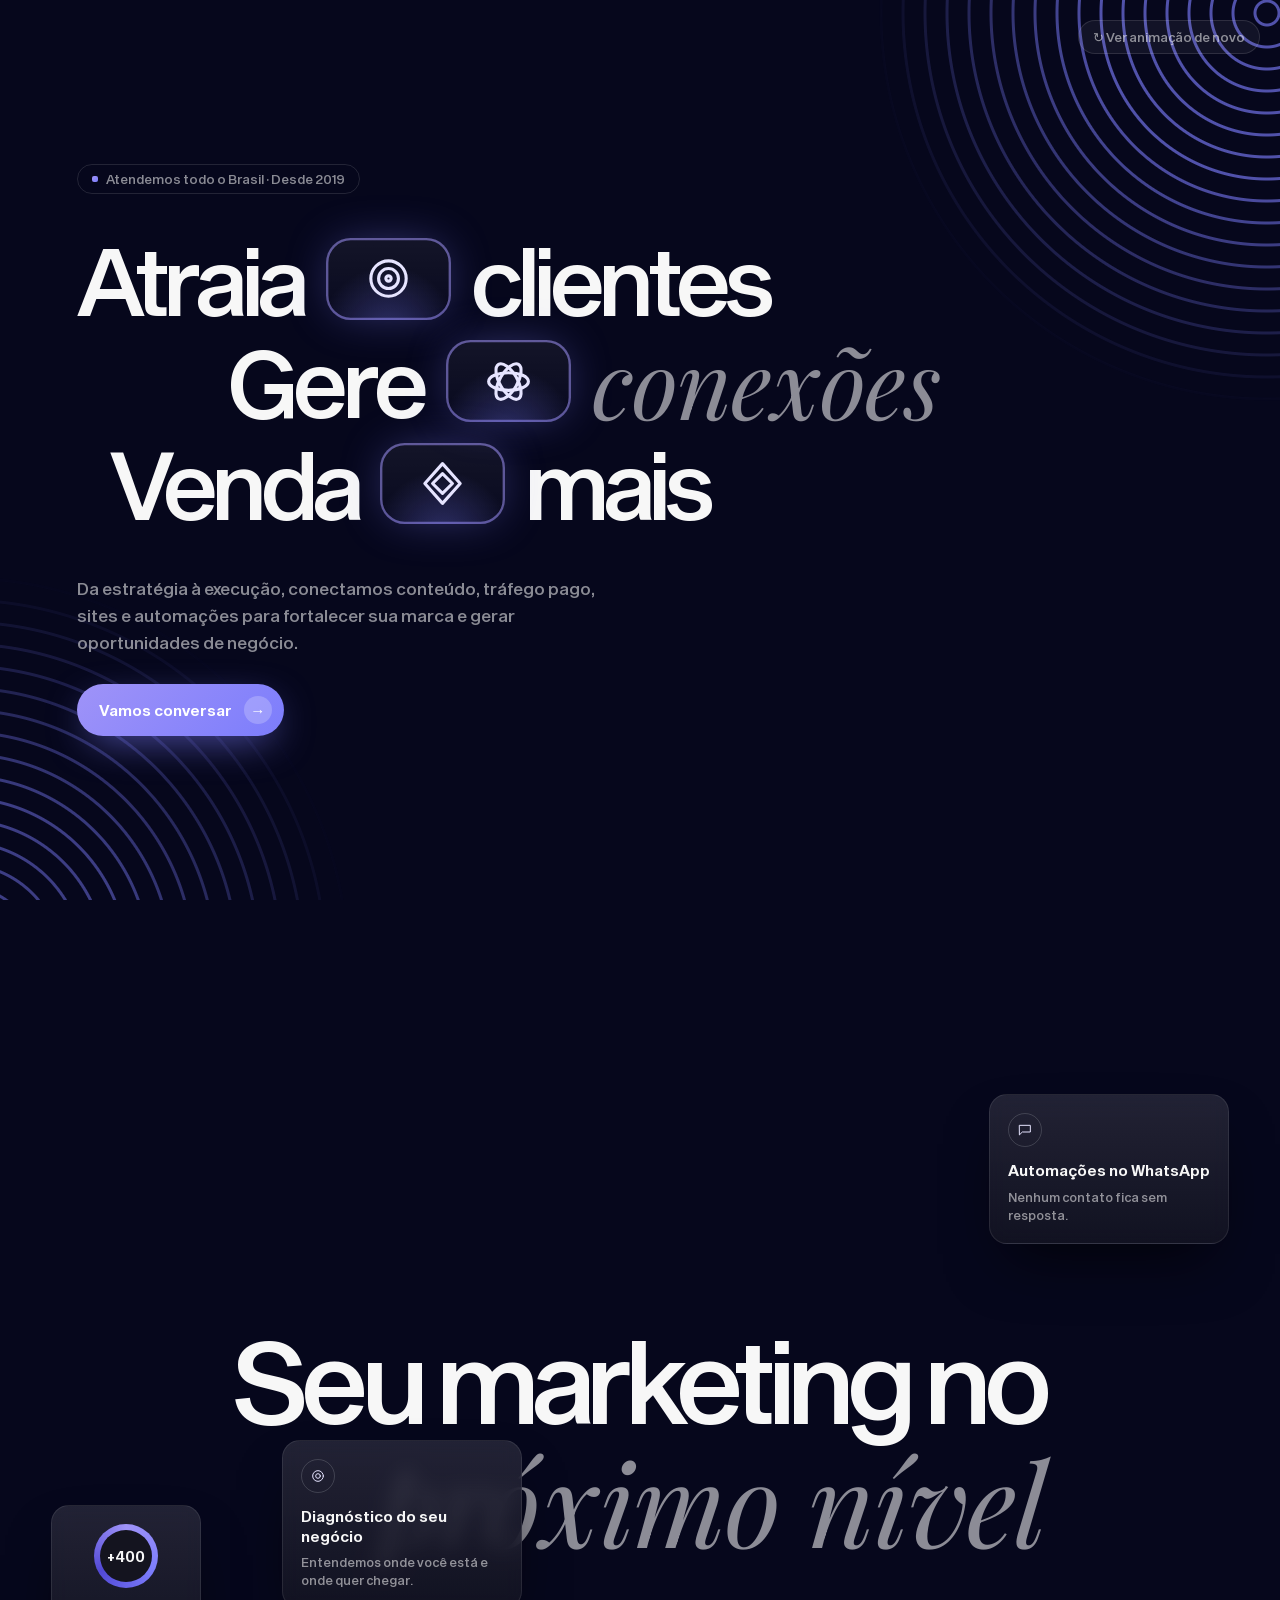
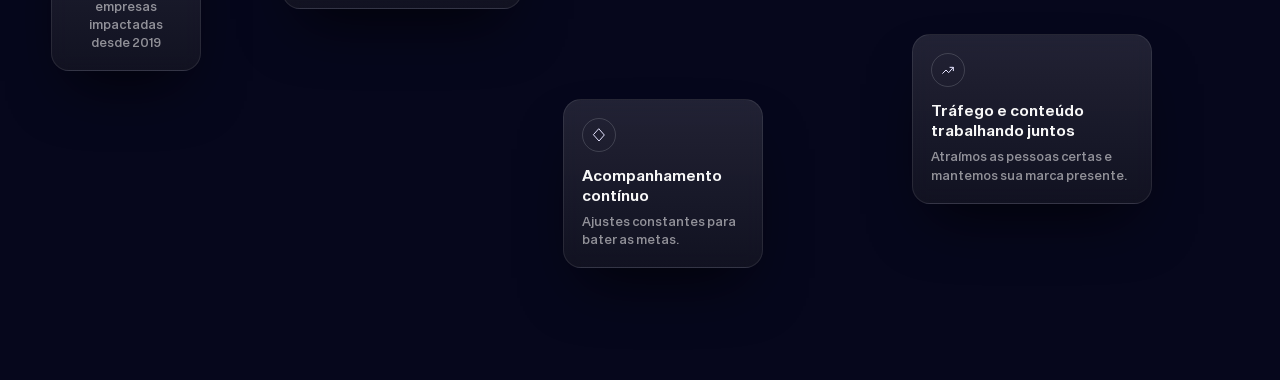
<file: demo-titulo.html>
<!doctype html>
<html lang="pt-BR">
<head>
<meta charset="utf-8">
<meta name="viewport" content="width=device-width, initial-scale=1">
<title>Gerencialize — Demo do título</title>
<style>
@font-face{font-family:'Sequel Sans';font-weight:500;font-display:swap;src:url(opcao-2/fontes/sequel-sans-500.woff2) format('woff2')}
@font-face{font-family:'Sequel Sans';font-weight:600;font-display:swap;src:url(opcao-2/fontes/sequel-sans-600.woff2) format('woff2')}
@font-face{font-family:'Playfair Display';font-style:italic;font-weight:400;font-display:swap;src:url(opcao-2/fontes/playfair-italic-400.woff2) format('woff2')}
:root{--ink:#06071c;--off:#F7F7F7;--p1:#9F93F8;--p2:#7C7DFC;--pd:#5249D6;--mut:rgba(247,247,247,.55)}
*{box-sizing:border-box;margin:0;padding:0}
body{background:var(--ink);color:var(--off);font-family:'Sequel Sans','Helvetica Neue',Arial,sans-serif;min-height:100vh;overflow-x:hidden;-webkit-font-smoothing:antialiased}

/* Ondas listradas nos cantos, como na referência */
.waves{position:fixed;inset:0;pointer-events:none;overflow:hidden}
.waves i{position:absolute;width:62vmax;height:62vmax;border-radius:50%;
  background:repeating-radial-gradient(circle at 50% 50%,rgba(124,125,252,.0) 0 10px,rgba(124,125,252,.85) 11px 13px,rgba(124,125,252,0) 14px 22px);
  -webkit-mask:radial-gradient(circle,#000 30%,transparent 70%);mask:radial-gradient(circle,#000 30%,transparent 70%);
  filter:blur(.3px);animation:spin 60s linear infinite;opacity:.75}
.waves i:nth-child(1){right:-30vmax;top:-30vmax}
.waves i:nth-child(2){left:-34vmax;bottom:-36vmax;animation-direction:reverse;opacity:.55}
@keyframes spin{to{transform:rotate(360deg)}}

.stage{position:relative;z-index:2;min-height:100vh;display:flex;flex-direction:column;justify-content:center;padding:80px 6vw}
.kicker{display:inline-flex;align-items:center;gap:8px;font-size:13px;color:var(--mut);border:1px solid rgba(247,247,247,.12);padding:6px 14px;border-radius:99px;margin-bottom:34px;align-self:flex-start;opacity:0;animation:up .8s .1s cubic-bezier(.2,.7,.2,1) forwards}
.kicker::before{content:"";width:6px;height:6px;border-radius:2px;background:linear-gradient(135deg,var(--p1),var(--p2))}

h1{font-weight:500;font-size:clamp(40px,7.4vw,118px);line-height:1.08;letter-spacing:-.035em}
h1 .ln{display:flex;align-items:center;gap:.22em;flex-wrap:nowrap;white-space:nowrap;opacity:0;transform:translateY(40px);animation:up 1s cubic-bezier(.2,.7,.2,1) forwards}
h1 .ln:nth-child(1){animation-delay:.25s}
h1 .ln:nth-child(2){padding-left:1.6em;animation-delay:.45s}
h1 .ln:nth-child(3){padding-left:.35em;animation-delay:.65s}
h1 em,h2 em{font-family:'Playfair Display',Georgia,serif;font-style:italic;font-weight:400;letter-spacing:-.01em;color:#8c8c96}
@keyframes up{to{opacity:1;transform:none}}

/* Pílula com ícone, como na referência */
.pill{position:relative;display:inline-grid;place-items:center;width:1.32em;height:.86em;border-radius:.26em;flex:none;
  background:linear-gradient(180deg,rgba(255,255,255,.06),rgba(255,255,255,.01));
  box-shadow:inset 0 0 0 .025em rgba(159,147,248,.55),0 0 .5em -.1em rgba(124,125,252,.45)}
.pill::after{content:"";position:absolute;inset:0;border-radius:inherit;background:radial-gradient(circle at 50% 120%,rgba(124,125,252,.35),transparent 60%)}
.pill svg{width:.56em;height:.56em;position:relative;z-index:1;stroke:#E6E4FF;fill:none;stroke-width:1.4;stroke-linecap:round;stroke-linejoin:round}
.pill .rot{animation:twist 6s ease-in-out infinite;transform-origin:center;transform-box:fill-box}
.pill.b .rot{animation-duration:7.5s;animation-delay:-2s}
.pill.c .rot{animation-duration:9s;animation-delay:-4s}
@keyframes twist{0%{transform:rotate(0) scale(1)}50%{transform:rotate(180deg) scale(.9)}100%{transform:rotate(360deg) scale(1)}}

.sub{max-width:520px;margin-top:40px;font-size:17px;line-height:1.6;color:var(--mut);opacity:0;animation:up .9s .9s cubic-bezier(.2,.7,.2,1) forwards}
.cta{display:inline-flex;align-items:center;gap:12px;margin-top:28px;font-weight:600;font-size:15px;color:#fff;text-decoration:none;padding:12px 12px 12px 22px;border-radius:99px;background:linear-gradient(135deg,var(--p1),var(--p2));box-shadow:0 12px 40px -12px rgba(124,125,252,.8);align-self:flex-start;opacity:0;animation:up .9s 1.05s cubic-bezier(.2,.7,.2,1) forwards}
.cta i{font-style:normal;width:28px;height:28px;border-radius:50%;background:rgba(255,255,255,.22);display:grid;place-items:center}
.replay{position:fixed;right:20px;top:20px;z-index:5;font:inherit;font-size:13px;color:var(--mut);background:rgba(255,255,255,.05);border:1px solid rgba(247,247,247,.12);border-radius:99px;padding:8px 14px;cursor:pointer}
.replay:hover{color:#fff}

@media (max-width:640px){
  h1{font-size:clamp(30px,10vw,52px)}
  h1 .ln:nth-child(2){padding-left:.8em}
  .sub{font-size:15px}
}
@media (prefers-reduced-motion:reduce){*{animation:none!important;opacity:1!important;transform:none!important}}

/* ---- Tela 2: título grande + cartões flutuando ---- */
.scene{position:relative;z-index:2;min-height:120vh;display:flex;align-items:center;justify-content:center;padding:120px 6vw}
.big{position:relative;text-align:left;font-weight:500;font-size:clamp(44px,9vw,150px);line-height:1;letter-spacing:-.04em}
.big span{display:block}
.big em{display:block;text-align:right;margin-top:.05em}
.fc{position:absolute;z-index:3;width:240px;padding:18px;border-radius:18px;background:linear-gradient(180deg,rgba(40,40,58,.82),rgba(20,20,34,.86));backdrop-filter:blur(10px);-webkit-backdrop-filter:blur(10px);border:1px solid rgba(247,247,247,.09);box-shadow:0 30px 60px -20px rgba(0,0,0,.7);
  opacity:0;transform:translateY(60px) scale(.96);transition:opacity .9s cubic-bezier(.2,.7,.2,1),transform .9s cubic-bezier(.2,.7,.2,1)}
.fc.in{opacity:1;transform:none}
.fc .ic{width:34px;height:34px;border-radius:50%;display:grid;place-items:center;border:1px solid rgba(247,247,247,.16);margin-bottom:14px}
.fc .ic svg{width:16px;height:16px;stroke:#E6E4FF;fill:none;stroke-width:1.5;stroke-linecap:round;stroke-linejoin:round}
.fc b{display:block;font-size:15px;font-weight:600;line-height:1.3}
.fc small{display:block;margin-top:8px;font-size:12.5px;line-height:1.45;color:var(--mut)}
.fc.stat{width:150px;text-align:center}
.fc.stat .ring{width:64px;height:64px;margin:0 auto 10px;border-radius:50%;background:conic-gradient(var(--p1),var(--p2),var(--pd),var(--p1));display:grid;place-items:center}
.fc.stat .ring i{width:52px;height:52px;border-radius:50%;background:#14141f;display:grid;place-items:center;font-style:normal;font-size:15px;font-weight:600}
.fc.f1{left:4%;top:56%;transition-delay:.0s}
.fc.f2{left:22%;top:50%;transition-delay:.15s}
.fc.f3{right:10%;top:68%;transition-delay:.3s}
.fc.f4{right:4%;top:18%;transition-delay:.45s}
.fc.f5{left:44%;top:74%;transition-delay:.6s;width:200px}
@media (max-width:820px){
  .scene{flex-direction:column;min-height:auto}
  .fc{position:relative;left:auto!important;right:auto!important;top:auto!important;width:100%;max-width:340px;margin-top:14px}
  .fc.stat{width:100%;max-width:340px}
}
</style>
</head>
<body>
<div class="waves" aria-hidden="true"><i></i><i></i></div>
<button class="replay" onclick="location.reload()">↻ Ver animação de novo</button>

<main class="stage">
  <span class="kicker">Atendemos todo o Brasil · Desde 2019</span>
  <h1 aria-label="Atraia clientes, gere conexões, venda mais.">
    <span class="ln">Atraia
      <span class="pill a" aria-hidden="true"><svg viewBox="0 0 24 24"><g class="rot"><circle cx="12" cy="12" r="8"/><circle cx="12" cy="12" r="4.5"/><circle cx="12" cy="12" r="1.2"/></g></svg></span>
      clientes</span>
    <span class="ln">Gere
      <span class="pill b" aria-hidden="true"><svg viewBox="0 0 24 24"><g class="rot"><ellipse cx="12" cy="12" rx="9" ry="4"/><ellipse cx="12" cy="12" rx="9" ry="4" transform="rotate(60 12 12)"/><ellipse cx="12" cy="12" rx="9" ry="4" transform="rotate(120 12 12)"/></g></svg></span>
      <em>conexões</em></span>
    <span class="ln">Venda
      <span class="pill c" aria-hidden="true"><svg viewBox="0 0 24 24"><g class="rot"><path d="M12 3 L20 12 L12 21 L4 12 Z"/><path d="M12 7.5 L16.5 12 L12 16.5 L7.5 12 Z"/></g></svg></span>
      mais</span>
  </h1>
  <p class="sub">Da estratégia à execução, conectamos conteúdo, tráfego pago, sites e automações para fortalecer sua marca e gerar oportunidades de negócio.</p>
  <a class="cta" href="#">Vamos conversar <i>→</i></a>
</main>

<section class="scene" id="cena2">
  <h2 class="big"><span>Seu marketing no</span><em>próximo nível</em></h2>
  <div class="fc stat f1"><div class="ring"><i>+400</i></div><small>empresas impactadas desde 2019</small></div>
  <div class="fc f2"><div class="ic"><svg viewBox="0 0 24 24"><circle cx="12" cy="12" r="8"/><circle cx="12" cy="12" r="3.5"/></svg></div><b>Diagnóstico do seu negócio</b><small>Entendemos onde você está e onde quer chegar.</small></div>
  <div class="fc f3"><div class="ic"><svg viewBox="0 0 24 24"><path d="M4 17l5-5 4 4 7-8"/><path d="M15 8h5v5"/></svg></div><b>Tráfego e conteúdo trabalhando juntos</b><small>Atraímos as pessoas certas e mantemos sua marca presente.</small></div>
  <div class="fc f4"><div class="ic"><svg viewBox="0 0 24 24"><path d="M4 5h16v10H8l-4 4z"/></svg></div><b>Automações no WhatsApp</b><small>Nenhum contato fica sem resposta.</small></div>
  <div class="fc f5"><div class="ic"><svg viewBox="0 0 24 24"><path d="M12 3l8 9-8 9-8-9z"/></svg></div><b>Acompanhamento contínuo</b><small>Ajustes constantes para bater as metas.</small></div>
</section>
<script>
const io=new IntersectionObserver(es=>es.forEach(e=>{if(e.isIntersecting){e.target.querySelectorAll('.fc').forEach(c=>c.classList.add('in'));}}),{threshold:.25});
io.observe(document.getElementById('cena2'));
</script>
</body>
</html>
</file>
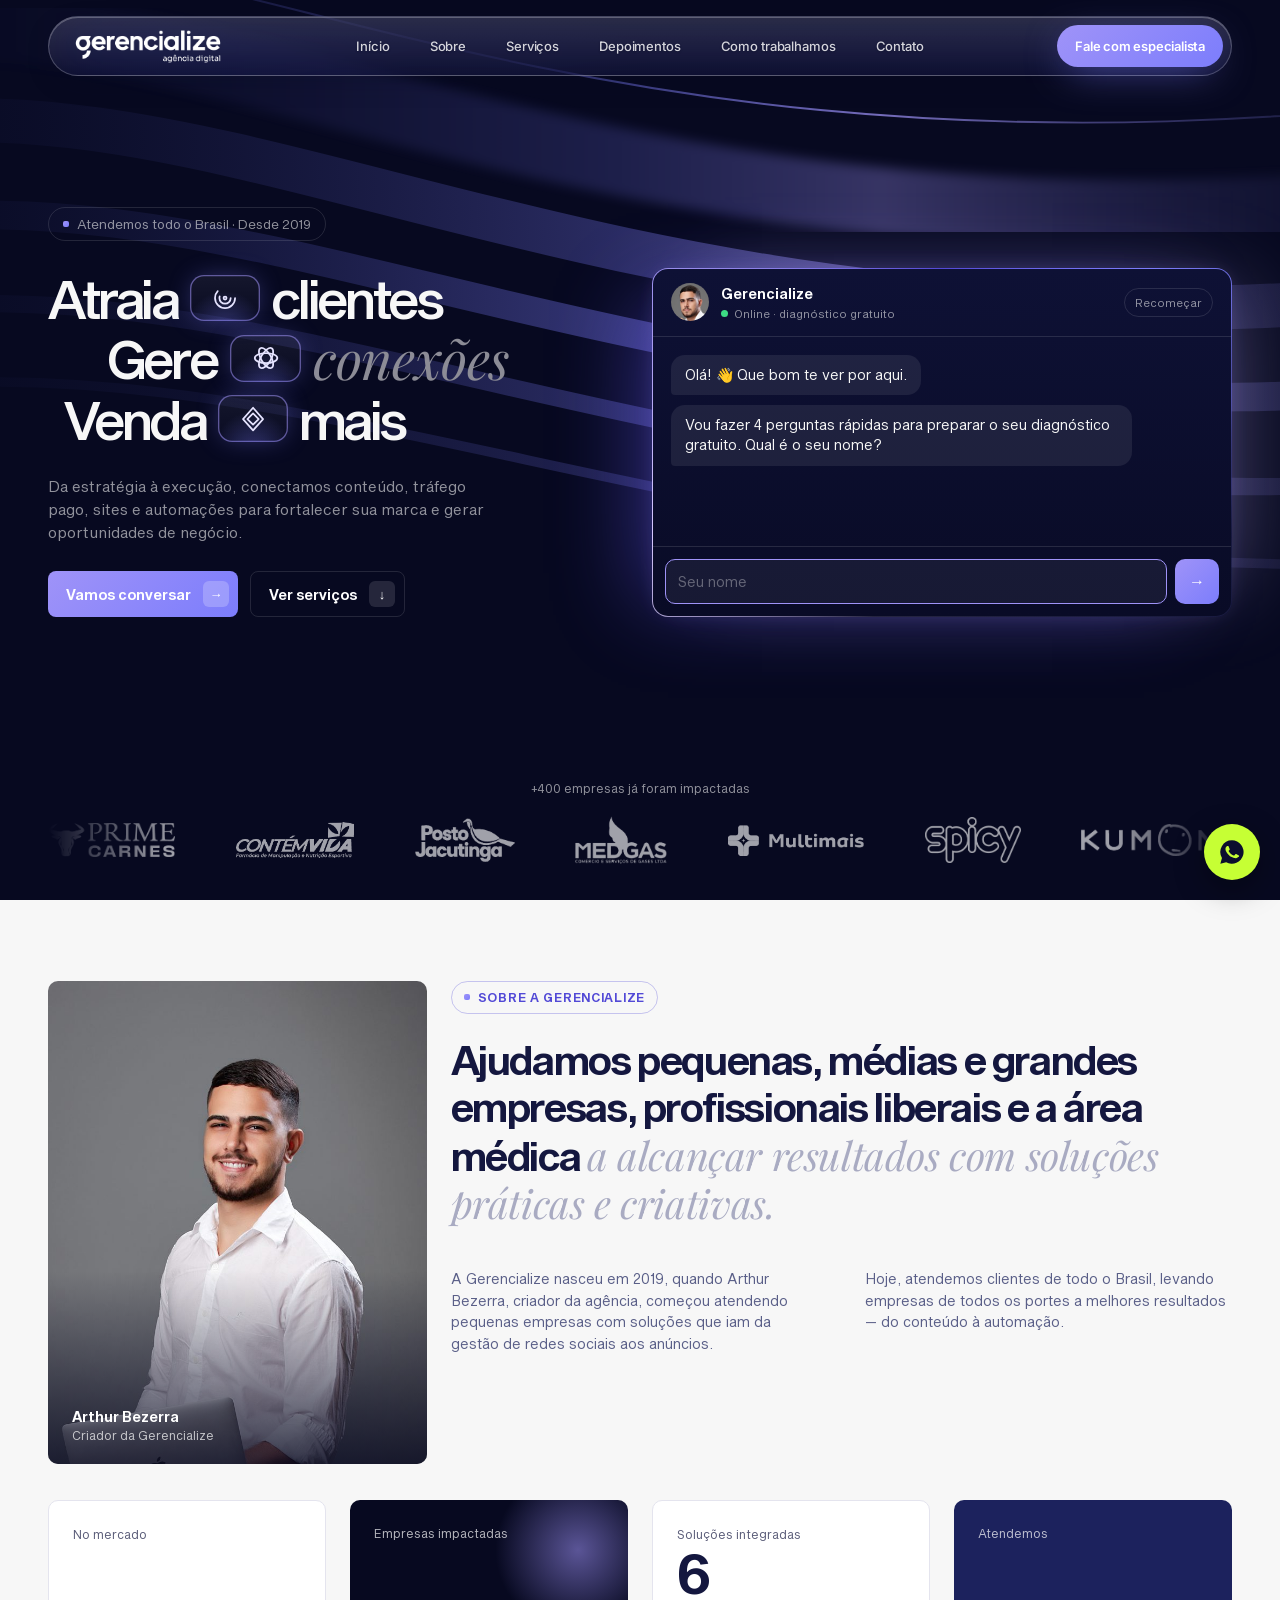
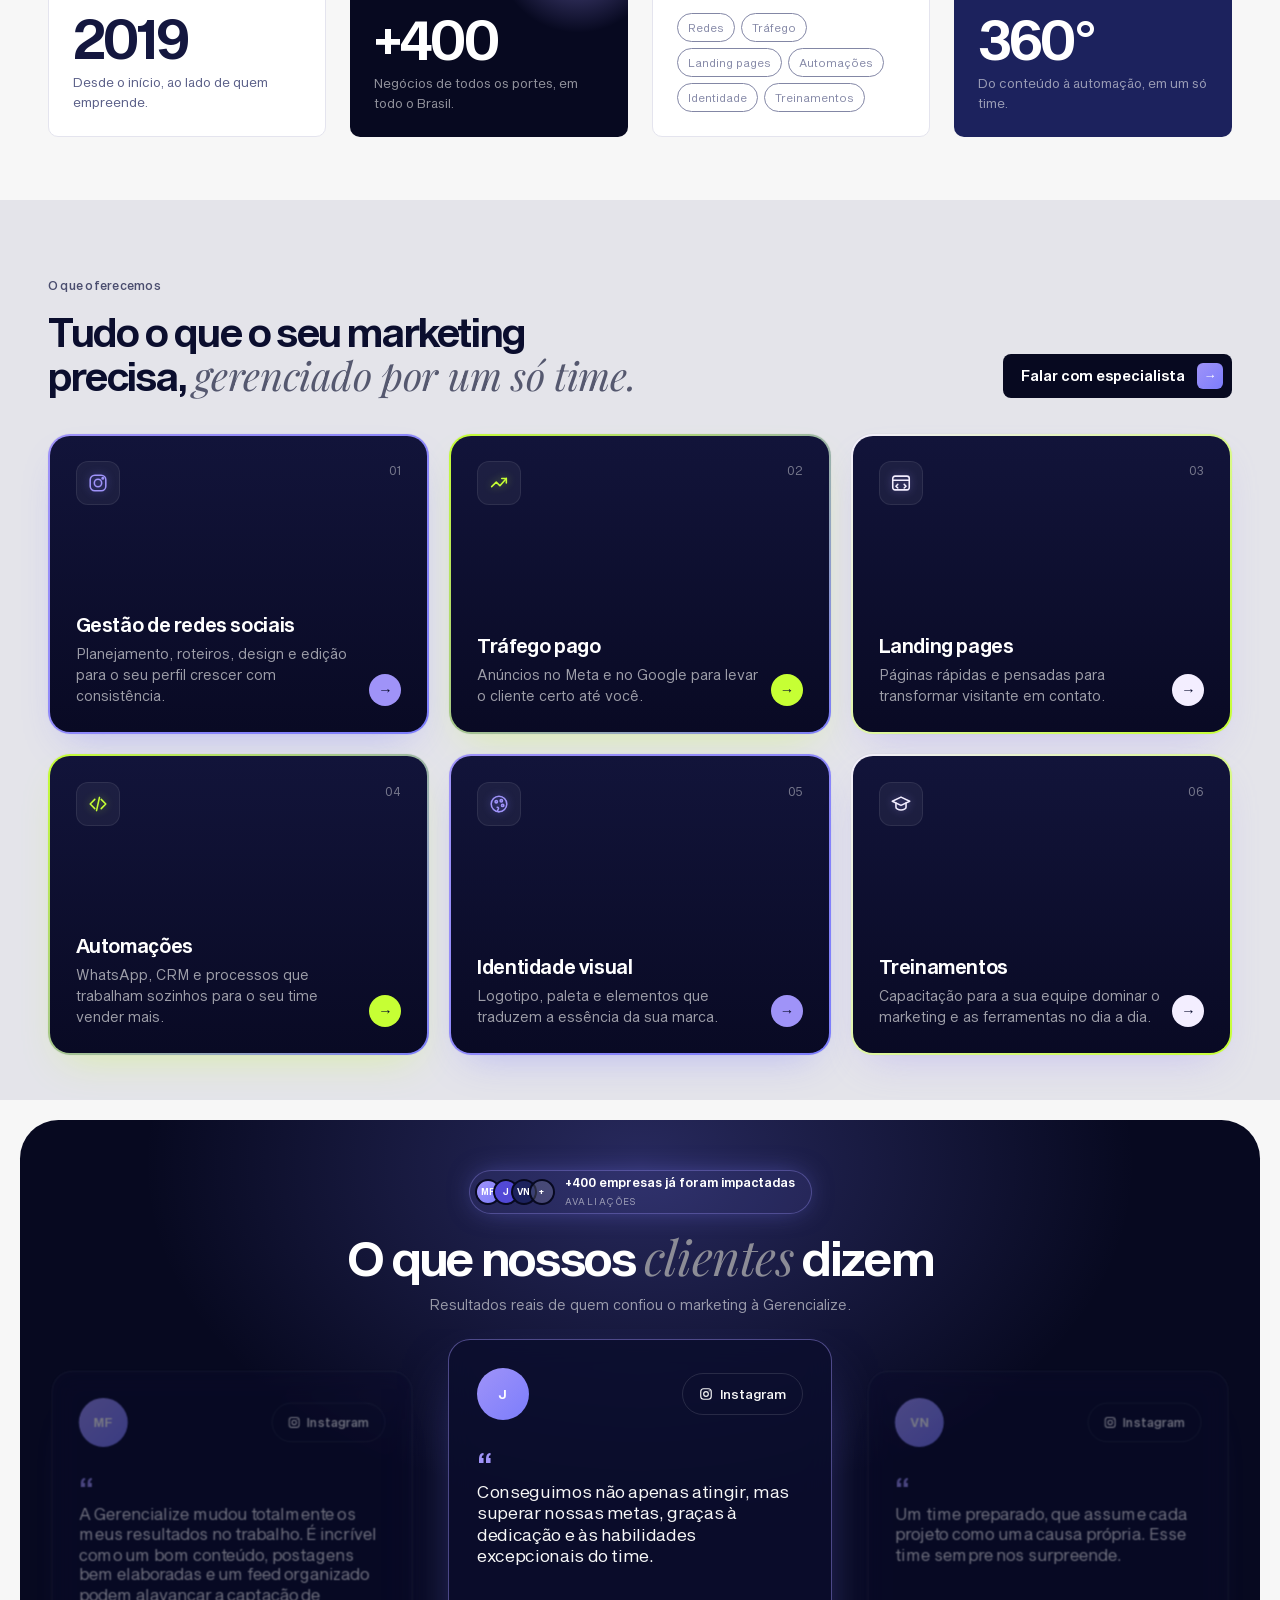
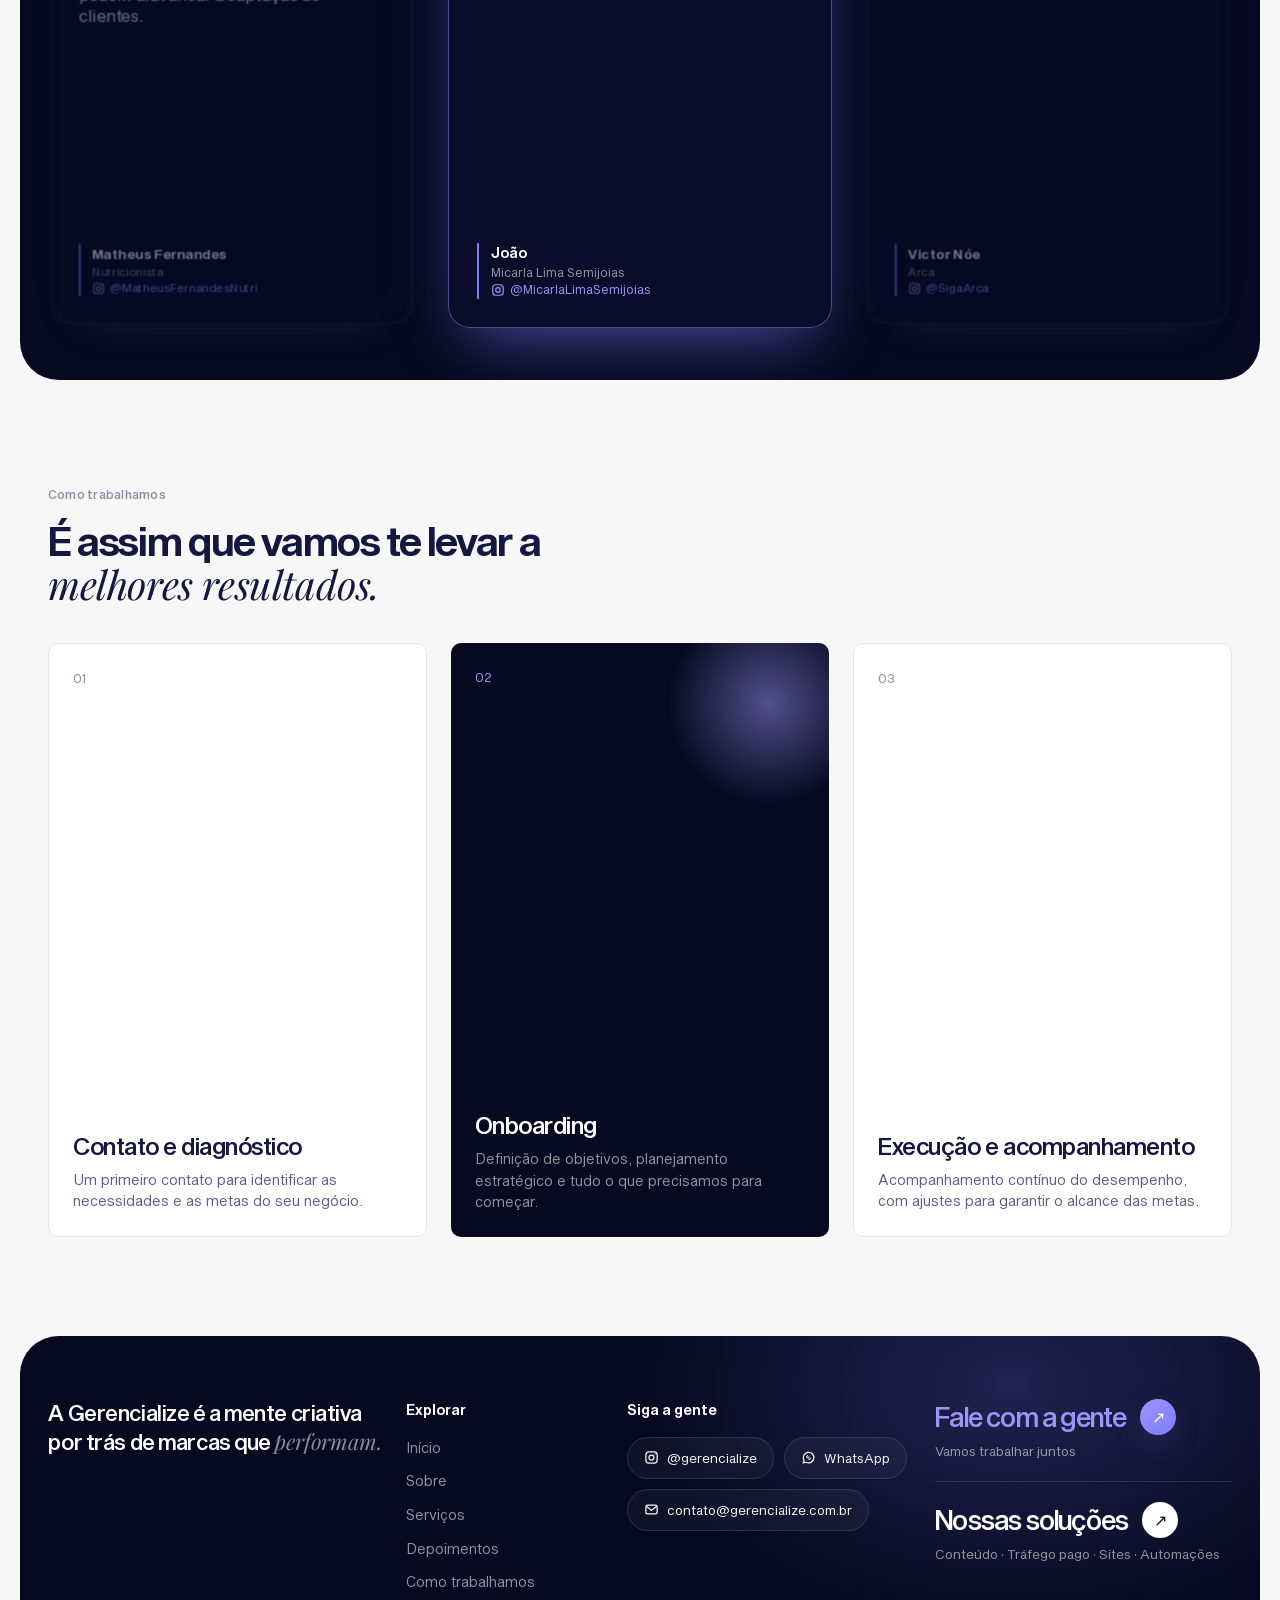
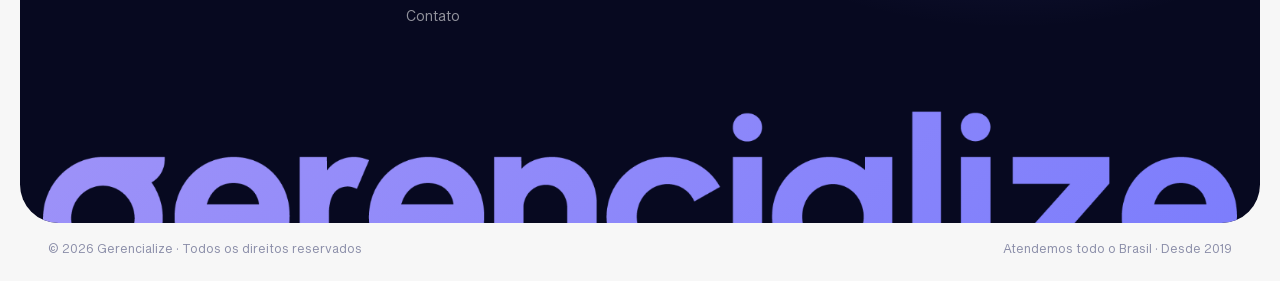
<file: opcao-2.html>
<!doctype html>
<html lang="pt-BR">
<head>
<meta charset="utf-8">
<meta name="viewport" content="width=device-width, initial-scale=1">
<title>Gerencialize — Agência Digital</title>
<link rel="icon" href="/favicon.ico" sizes="any">
<link rel="icon" type="image/png" sizes="32x32" href="/favicon-32.png">
<link rel="apple-touch-icon" href="/apple-touch-icon.png">
<meta name="theme-color" content="#1C225D">
<meta property="og:type" content="website">
<meta property="og:site_name" content="Gerencialize">
<meta property="og:locale" content="pt_BR">
<meta property="og:url" content="https://gerencialize.com.br/opcao-2">
<meta property="og:title" content="Gerencialize — Agência Digital">
<meta property="og:description" content="Marketing para sua empresa atrair clientes e vender mais. +400 empresas impactadas desde 2019.">
<meta property="og:image" content="https://gerencialize.com.br/og-image.png">
<meta property="og:image:width" content="1200">
<meta property="og:image:height" content="630">
<meta property="og:image:alt" content="Logo da Gerencialize, agência digital">
<meta name="twitter:card" content="summary_large_image">
<meta name="twitter:title" content="Gerencialize — Agência Digital">
<meta name="twitter:description" content="Marketing para sua empresa atrair clientes e vender mais. +400 empresas impactadas desde 2019.">
<meta name="twitter:image" content="https://gerencialize.com.br/og-image.png">
<meta name="description" content="Marketing para sua empresa atrair clientes e vender mais. +400 empresas impactadas desde 2019.">
<link rel="preconnect" href="https://fonts.googleapis.com">
<link rel="preconnect" href="https://fonts.gstatic.com" crossorigin>
<link rel="stylesheet" href="https://fonts.googleapis.com/css2?family=Inter:wght@500;600&display=swap">
<link rel="stylesheet" href="opcao-2/estilo.css?v=35">
</head>
<body>

<nav class="bar"><div class="wrap"><div class="bar-in">
  <a href="#" class="logo" aria-label="Gerencialize"></a>
  <div class="links"><a href="#inicio">Início</a><a href="#sobre">Sobre</a><a href="#servicos">Serviços</a><a href="#avaliacoes">Depoimentos</a><a href="#processo">Como trabalhamos</a><a href="#contato">Contato</a></div>
  <a href="WA" class="pill">Fale com especialista</a>
</div></div></nav>

<header class="hero" id="inicio">
  <div class="waves" aria-hidden="true">
    <svg viewBox="0 0 1400 800" preserveAspectRatio="none">
      <defs>
        <linearGradient id="r1" x1="0" y1="0" x2="1" y2="0">
          <stop offset="0" stop-color="#1C225D" stop-opacity="0"/>
          <stop offset=".45" stop-color="#7C7DFC" stop-opacity=".55"/>
          <stop offset=".6" stop-color="#9F93F8" stop-opacity=".9"/>
          <stop offset="1" stop-color="#1C225D" stop-opacity="0"/>
        </linearGradient>
        <filter id="bl"><feGaussianBlur stdDeviation="6"/></filter>
      </defs>
      <g fill="none" stroke="url(#r1)" stroke-linecap="round">
        <path d="M-50 120 C 300 20, 600 420, 1450 260" stroke-width="70" opacity=".35" filter="url(#bl)"/>
        <path d="M-50 220 C 320 110, 640 520, 1450 360" stroke-width="46" opacity=".55"/>
        <path d="M-50 320 C 340 210, 680 600, 1450 460" stroke-width="30" opacity=".7"/>
        <path d="M-50 410 C 360 310, 720 680, 1450 560" stroke-width="18" opacity=".55"/>
        <path d="M-50 490 C 380 400, 760 740, 1450 650" stroke-width="10" opacity=".4"/>
        <path d="M-50 40 C 280 -60, 560 330, 1450 160" stroke-width="2" opacity=".8"/>
      </g>
    </svg>
  </div>

  <div class="wrap">

    <div class="hero-main">
      <span class="loc">Atendemos todo o Brasil · Desde 2019</span>
      <div class="hero-txt">
        <h1 class="h1-pills" aria-label="Atraia clientes, gere conexões, venda mais.">
          <span class="ln">Atraia <span class="ipill" aria-hidden="true"><svg viewBox="0 0 24 24"><circle class="orb o1" cx="12" cy="12" r="8" pathLength="100"/><circle class="orb o2" cx="12" cy="12" r="4.5" pathLength="100"/><circle cx="12" cy="12" r="1.2"/></svg></span> clientes</span>
          <span class="ln">Gere <span class="ipill b" aria-hidden="true"><svg viewBox="0 0 24 24"><g class="rot"><ellipse cx="12" cy="12" rx="9" ry="4"/><ellipse cx="12" cy="12" rx="9" ry="4" transform="rotate(60 12 12)"/><ellipse cx="12" cy="12" rx="9" ry="4" transform="rotate(120 12 12)"/></g></svg></span> <em>conexões</em></span>
          <span class="ln">Venda <span class="ipill c" aria-hidden="true"><svg viewBox="0 0 24 24"><g class="rot"><path d="M12 3 L20 12 L12 21 L4 12 Z"/><path d="M12 7.5 L16.5 12 L12 16.5 L7.5 12 Z"/></g></svg></span> mais</span>
        </h1>
        <p class="lead">Da estratégia à execução, conectamos conteúdo, tráfego pago, sites e automações para fortalecer sua marca e gerar oportunidades de negócio.</p>
        <div class="ctas">
          <a href="WA" class="btn btn-p">Vamos conversar <i>→</i></a>
          <a href="#servicos" class="btn btn-w" style="background:transparent;color:#fff;border:1px solid var(--line)">Ver serviços <i style="background:rgba(255,255,255,.12)">↓</i></a>
        </div>
      </div>
      <div class="chat" id="chat">
        <div class="chat-head"><span class="chat-av"><img src="opcao-2/imagens/arthur-avatar.jpg" alt="Arthur Bezerra"></span><div><b>Gerencialize</b><small>Online · diagnóstico gratuito</small></div><button type="button" class="chat-restart" id="chatRestart">Recomeçar</button></div>
        <div class="chat-body" id="chatBody" aria-live="polite"></div>
        <form class="chat-input" id="chatForm" autocomplete="on"><input id="chatIn" placeholder="Digite sua resposta…" aria-label="Sua resposta" disabled><button id="chatSend" aria-label="Enviar" disabled>→</button></form>
      </div>
    </div>

    <div class="trusted" id="clientes">
      <p>+400 empresas já foram impactadas</p>
      <div class="marq"><div class="track"><img class="logo-item" src="clientes/prime-carnes.png" alt="Prime Carnes" style="width:7.9375rem;height:2.125rem"><img class="logo-item" src="clientes/contem-vida.png" alt="Contém Vida" style="width:7.5rem;height:2.25rem"><img class="logo-item" src="clientes/posto-jacutinga.png" alt="Posto Jacutinga" style="width:6.25rem;height:2.75rem"><img class="logo-item" src="clientes/medgas.png" alt="Medgas" style="width:5.75rem;height:3rem"><img class="logo-item" src="clientes/multimais.png" alt="Multimais" style="width:8.625rem;height:1.9375rem"><img class="logo-item" src="clientes/mundo-spicy.png" alt="Mundo Spicy" style="width:6rem;height:2.875rem"><img class="logo-item" src="clientes/kumon.png" alt="Kumon" style="width:8.5rem;height:2rem"><img class="logo-item" src="clientes/amigos-da-poli.png" alt="Amigos da Poli" style="width:6.25rem;height:2.75rem"><img class="logo-item" src="clientes/centro-de-carreira.png" alt="Centro de Carreira da Poli" style="width:6.1875rem;height:2.75rem"><img class="logo-item" src="clientes/andoleta.png" alt="Andoleta" style="width:6.25rem;height:2.75rem"><img class="logo-item" src="clientes/urace.png" alt="U-Race" style="width:9.75rem;height:1.6875rem"><img class="logo-item" src="clientes/recanto.png" alt="Residencial Recanto Social" style="width:6.1875rem;height:2.75rem"><img class="logo-item" src="clientes/prime-carnes.png" aria-hidden="true" alt="Prime Carnes" style="width:7.9375rem;height:2.125rem"><img class="logo-item" src="clientes/contem-vida.png" aria-hidden="true" alt="Contém Vida" style="width:7.5rem;height:2.25rem"><img class="logo-item" src="clientes/posto-jacutinga.png" aria-hidden="true" alt="Posto Jacutinga" style="width:6.25rem;height:2.75rem"><img class="logo-item" src="clientes/medgas.png" aria-hidden="true" alt="Medgas" style="width:5.75rem;height:3rem"><img class="logo-item" src="clientes/multimais.png" aria-hidden="true" alt="Multimais" style="width:8.625rem;height:1.9375rem"><img class="logo-item" src="clientes/mundo-spicy.png" aria-hidden="true" alt="Mundo Spicy" style="width:6rem;height:2.875rem"><img class="logo-item" src="clientes/kumon.png" aria-hidden="true" alt="Kumon" style="width:8.5rem;height:2rem"><img class="logo-item" src="clientes/amigos-da-poli.png" aria-hidden="true" alt="Amigos da Poli" style="width:6.25rem;height:2.75rem"><img class="logo-item" src="clientes/centro-de-carreira.png" aria-hidden="true" alt="Centro de Carreira da Poli" style="width:6.1875rem;height:2.75rem"><img class="logo-item" src="clientes/andoleta.png" aria-hidden="true" alt="Andoleta" style="width:6.25rem;height:2.75rem"><img class="logo-item" src="clientes/urace.png" aria-hidden="true" alt="U-Race" style="width:9.75rem;height:1.6875rem"><img class="logo-item" src="clientes/recanto.png" aria-hidden="true" alt="Residencial Recanto Social" style="width:6.1875rem;height:2.75rem"></div></div>
    </div>
  </div>
</header>

<section id="sobre"><div class="wrap">
  <div class="about">
    <div>
      <figure class="founder"><img src="opcao-2/imagens/arthur-bezerra.jpg" alt="Arthur Bezerra, criador da Gerencialize" loading="lazy"><figcaption><b>Arthur Bezerra</b><small>Criador da Gerencialize</small></figcaption></figure>
    </div>
    <div>
      <span class="tag-sobre">Sobre a Gerencialize</span>
      <h2>Ajudamos pequenas, médias e grandes empresas, profissionais liberais e a área médica <span>a alcançar resultados com soluções práticas e criativas.</span></h2>
      <div class="cols">
        <p>A Gerencialize nasceu em 2019, quando Arthur Bezerra, criador da agência, começou atendendo pequenas empresas com soluções que iam da gestão de redes sociais aos anúncios.</p>
        <p>Hoje, atendemos clientes de todo o Brasil, levando empresas de todos os portes a melhores resultados — do conteúdo à automação.</p>
      </div>
    </div>
  </div>
  <div class="cards">
    <div class="card c1"><span class="top">No mercado</span><div><b>2019</b><small>Desde o início, ao lado de quem empreende.</small></div></div>
    <div class="card c2"><span class="glow"></span><span class="top">Empresas impactadas</span><div><b>+400</b><small>Negócios de todos os portes, em todo o Brasil.</small></div></div>
    <div class="card c3"><span class="top">Soluções integradas</span><div><b>6</b><div class="chips" style="margin-top:12px;color:#5a5f88"><span>Redes</span><span>Tráfego</span><span>Landing pages</span><span>Automações</span><span>Identidade</span><span>Treinamentos</span></div></div></div>
    <div class="card c4"><span class="top">Atendemos</span><div><b>360°</b><small>Do conteúdo à automação, em um só time.</small></div></div>
  </div>
</div></section>

<section id="servicos"><div class="wrap">
  <div class="svc-head">
    <div><span class="eyebrow">O que oferecemos</span><h2 style="margin-top:14px">Tudo o que o seu marketing precisa, <em>gerenciado por um só time.</em></h2></div>
    <a href="WA" class="btn btn-d">Falar com especialista <i>→</i></a>
  </div>
  <div class="svc-grid">
    <a class="sc sc-p" href="WA"><span class="sc-n">01</span><span class="sc-ic"><svg viewBox="0 0 24 24"><rect x="3.5" y="3.5" width="17" height="17" rx="5"/><circle cx="12" cy="12" r="4"/><circle cx="17.2" cy="6.8" r=".8"/></svg></span><h3>Gestão de redes sociais</h3><p>Planejamento, roteiros, design e edição para o seu perfil crescer com consistência.</p><span class="sc-ar">→</span></a>
    <a class="sc sc-l" href="WA"><span class="sc-n">02</span><span class="sc-ic"><svg viewBox="0 0 24 24"><path d="M4 16l5-5 4 4 7-8"/><path d="M15 7h5v5"/></svg></span><h3>Tráfego pago</h3><p>Anúncios no Meta e no Google para levar o cliente certo até você.</p><span class="sc-ar">→</span></a>
    <a class="sc sc-m" href="WA"><span class="sc-n">03</span><span class="sc-ic"><svg viewBox="0 0 24 24"><rect x="3" y="4.5" width="18" height="15" rx="2.5"/><path d="M3 9h18"/><path d="M8.5 13.5 6.5 15.5l2 2M15.5 13.5l2 2-2 2"/></svg></span><h3>Landing pages</h3><p>Páginas rápidas e pensadas para transformar visitante em contato.</p><span class="sc-ar">→</span></a>
    <a class="sc sc-l" href="WA"><span class="sc-n">04</span><span class="sc-ic"><svg viewBox="0 0 24 24"><path d="M8.5 7 3.5 12l5 5"/><path d="M15.5 7l5 5-5 5"/><path d="M13.6 4.8 10.4 19.2"/></svg></span><h3>Automações</h3><p>WhatsApp, CRM e processos que trabalham sozinhos para o seu time vender mais.</p><span class="sc-ar">→</span></a>
    <a class="sc sc-p" href="WA"><span class="sc-n">05</span><span class="sc-ic"><svg viewBox="0 0 24 24"><circle cx="12" cy="12" r="8.5"/><circle cx="9" cy="9.5" r="1.3"/><circle cx="14.5" cy="8.5" r="1.3"/><circle cx="16" cy="13.5" r="1.3"/><path d="M12 20.5c-1.5 0-2-1.5-1-2.5s.5-2.5-1-2.5"/></svg></span><h3>Identidade visual</h3><p>Logotipo, paleta e elementos que traduzem a essência da sua marca.</p><span class="sc-ar">→</span></a>
    <a class="sc sc-m" href="WA"><span class="sc-n">06</span><span class="sc-ic"><svg viewBox="0 0 24 24"><path d="M2.5 9 12 4.5 21.5 9 12 13.5z"/><path d="M6.5 11v4.5c0 1.5 2.5 3 5.5 3s5.5-1.5 5.5-3V11"/></svg></span><h3>Treinamentos</h3><p>Capacitação para a sua equipe dominar o marketing e as ferramentas no dia a dia.</p><span class="sc-ar">→</span></a>
  </div>
</div></section>

<section class="testi is-dark" id="avaliacoes"><div class="rv-panel"><div class="wrap">
  <div class="rv-head">
    <div class="rv-badge"><span class="rv-avs" aria-hidden="true"><span>MF</span><span>J</span><span>VN</span><span>+</span></span><span class="rv-badge-t"><b>+400 empresas já foram impactadas</b><small>Avaliações</small></span></div>
    <h2>O que nossos <em>clientes</em> dizem</h2>
    <p class="rv-sub">Resultados reais de quem confiou o marketing à Gerencialize.</p>
  </div>
  <div class="rv-track" id="rvTrack">
    <article class="rv-card">
      <div class="rv-top"><span class="rv-av" aria-hidden="true">MF</span><a class="rv-ig" href="https://instagram.com/MatheusFernandesNutri" target="_blank" rel="noopener"><svg viewBox="0 0 24 24" fill="none" stroke="currentColor" stroke-width="2" aria-hidden="true"><rect x="3" y="3" width="18" height="18" rx="5"/><circle cx="12" cy="12" r="4"/><circle cx="17.5" cy="6.5" r="1" fill="currentColor" stroke="none"/></svg>Instagram</a></div>
      <div class="rv-q" aria-hidden="true">“</div>
      <p class="rv-text">A Gerencialize mudou totalmente os meus resultados no trabalho. É incrível como um bom conteúdo, postagens bem elaboradas e um feed organizado podem alavancar a captação de clientes.</p>
      <div class="rv-who"><b>Matheus Fernandes</b><small>Nutricionista</small><small class="rv-at"><svg viewBox="0 0 24 24" fill="none" stroke="currentColor" stroke-width="2" aria-hidden="true"><rect x="3" y="3" width="18" height="18" rx="5"/><circle cx="12" cy="12" r="4"/><circle cx="17.5" cy="6.5" r="1" fill="currentColor" stroke="none"/></svg>@MatheusFernandesNutri</small></div>
    </article>
    <article class="rv-card">
      <div class="rv-top"><span class="rv-av" aria-hidden="true">J</span><a class="rv-ig" href="https://instagram.com/MicarlaLimaSemijoias" target="_blank" rel="noopener"><svg viewBox="0 0 24 24" fill="none" stroke="currentColor" stroke-width="2" aria-hidden="true"><rect x="3" y="3" width="18" height="18" rx="5"/><circle cx="12" cy="12" r="4"/><circle cx="17.5" cy="6.5" r="1" fill="currentColor" stroke="none"/></svg>Instagram</a></div>
      <div class="rv-q" aria-hidden="true">“</div>
      <p class="rv-text">Conseguimos não apenas atingir, mas superar nossas metas, graças à dedicação e às habilidades excepcionais do time.</p>
      <div class="rv-who"><b>João</b><small>Micarla Lima Semijoias</small><small class="rv-at"><svg viewBox="0 0 24 24" fill="none" stroke="currentColor" stroke-width="2" aria-hidden="true"><rect x="3" y="3" width="18" height="18" rx="5"/><circle cx="12" cy="12" r="4"/><circle cx="17.5" cy="6.5" r="1" fill="currentColor" stroke="none"/></svg>@MicarlaLimaSemijoias</small></div>
    </article>
    <article class="rv-card">
      <div class="rv-top"><span class="rv-av" aria-hidden="true">VN</span><a class="rv-ig" href="https://instagram.com/SigaArca" target="_blank" rel="noopener"><svg viewBox="0 0 24 24" fill="none" stroke="currentColor" stroke-width="2" aria-hidden="true"><rect x="3" y="3" width="18" height="18" rx="5"/><circle cx="12" cy="12" r="4"/><circle cx="17.5" cy="6.5" r="1" fill="currentColor" stroke="none"/></svg>Instagram</a></div>
      <div class="rv-q" aria-hidden="true">“</div>
      <p class="rv-text">Um time preparado, que assume cada projeto como uma causa própria. Esse time sempre nos surpreende.</p>
      <div class="rv-who"><b>Victor Nóe</b><small>Arca</small><small class="rv-at"><svg viewBox="0 0 24 24" fill="none" stroke="currentColor" stroke-width="2" aria-hidden="true"><rect x="3" y="3" width="18" height="18" rx="5"/><circle cx="12" cy="12" r="4"/><circle cx="17.5" cy="6.5" r="1" fill="currentColor" stroke="none"/></svg>@SigaArca</small></div>
    </article>
  </div>
</div></div></section>

<section id="processo"><div class="wrap">
  <div class="svc-head">
    <div><span class="eyebrow">Como trabalhamos</span><h2 style="margin-top:14px">É assim que vamos te levar a <em>melhores resultados.</em></h2></div>
  </div>
  <div class="proc">
    <div class="step"><span class="n">01</span><div><h3>Contato e diagnóstico</h3><p>Um primeiro contato para identificar as necessidades e as metas do seu negócio.</p></div></div>
    <div class="step mid"><span class="glow" style="position:absolute;right:-50px;top:-50px;width:220px;height:220px;border-radius:50%;background:radial-gradient(circle,rgba(159,147,248,.5),transparent 65%)"></span><span class="n">02</span><div><h3>Onboarding</h3><p>Definição de objetivos, planejamento estratégico e tudo o que precisamos para começar.</p></div></div>
    <div class="step"><span class="n">03</span><div><h3>Execução e acompanhamento</h3><p>Acompanhamento contínuo do desempenho, com ajustes para garantir o alcance das metas.</p></div></div>
  </div>
</div></section>

<footer id="contato">
    <div class="ft-card">
      <div class="wrap ft-grid">
        <p class="ft-tag">A Gerencialize é a mente criativa por trás de marcas que <em>performam.</em></p>
        <nav class="ft-col" aria-label="Rodapé"><h4>Explorar</h4><ul><li><a href="#inicio">Início</a></li><li><a href="#sobre">Sobre</a></li><li><a href="#servicos">Serviços</a></li><li><a href="#avaliacoes">Depoimentos</a></li><li><a href="#processo">Como trabalhamos</a></li><li><a href="#contato">Contato</a></li></ul></nav>
        <div class="ft-col"><h4>Siga a gente</h4><div class="ft-chips">
          <a class="ft-chip" href="https://instagram.com/gerencialize" target="_blank" rel="noopener"><svg viewBox="0 0 24 24" fill="none" stroke="currentColor" stroke-width="2" aria-hidden="true"><rect x="3" y="3" width="18" height="18" rx="5"/><circle cx="12" cy="12" r="4"/><circle cx="17.5" cy="6.5" r="1" fill="currentColor" stroke="none"/></svg>@gerencialize</a>
          <a class="ft-chip" href="WA"><svg viewBox="0 0 24 24" fill="none" stroke="currentColor" stroke-width="2" stroke-linejoin="round" aria-hidden="true"><path d="M3.5 20.5l1.3-4A8.5 8.5 0 1 1 8 19.6z"/><path d="M9 9.5c0 3 2.5 5.5 5.5 5.5l1-1.5-2-1-1 .8a4 4 0 0 1-1.8-1.8l.8-1-1-2z" stroke-width="1.4"/></svg>WhatsApp</a>
          <a class="ft-chip" href="mailto:contato@gerencialize.com.br"><svg viewBox="0 0 24 24" fill="none" stroke="currentColor" stroke-width="2" stroke-linejoin="round" aria-hidden="true"><rect x="3" y="5" width="18" height="14" rx="3"/><path d="M4 7l8 6 8-6"/></svg>contato@gerencialize.com.br</a>
        </div></div>
        <div class="ft-cta">
          <a class="ft-big hl" href="WA"><span>Fale com a gente</span><i aria-hidden="true">↗</i></a><small>Vamos trabalhar juntos</small>
          <hr>
          <a class="ft-big" href="#servicos"><span>Nossas soluções</span><i aria-hidden="true">↗</i></a><small>Conteúdo · Tráfego pago · Sites · Automações</small>
        </div>
      </div>
      <div class="ft-word" role="img" aria-label="Gerencialize"></div>
    </div>
    <div class="wrap ft-bot"><small>© 2026 Gerencialize · Todos os direitos reservados</small><small>Atendemos todo o Brasil · Desde 2019</small></div>
</footer>

<a class="wa" href="WA" aria-label="WhatsApp"><svg width="28" height="28" viewBox="0 0 24 24" fill="currentColor"><path d="M12 2a10 10 0 0 0-8.6 15.1L2 22l5-1.3A10 10 0 1 0 12 2Zm5.3 14.1c-.2.6-1.3 1.2-1.8 1.2-.5.1-1 .2-3.3-.7-2.8-1.1-4.5-4-4.7-4.2-.1-.2-1.1-1.5-1.1-2.9s.7-2 1-2.3c.2-.3.5-.3.7-.3h.5c.2 0 .4 0 .6.5l.8 2c.1.2.1.4 0 .5l-.3.5-.4.4c-.1.2-.3.3-.1.6.2.3.8 1.3 1.7 2.1 1.2 1 2.1 1.3 2.4 1.5.3.1.5.1.7-.1l.9-1c.2-.3.4-.2.7-.1l1.9.9c.3.1.5.2.5.3.1.2.1.7-.1 1.3Z"/></svg></a>

<script src="opcao-2/script.js?v=34"></script>
</body>
</html>
</file>
<file: opcao-2/estilo.css>
@font-face{font-family:'Playfair Display';font-style:italic;font-weight:400;font-display:swap;src:url(fontes/playfair-italic-400.woff2) format('woff2')}
@font-face{font-family:'Sequel Sans';font-weight:400;font-display:swap;src:url(fontes/sequel-sans-400.woff2) format('woff2')}
@font-face{font-family:'Sequel Sans';font-weight:500;font-display:swap;src:url(fontes/sequel-sans-500.woff2) format('woff2')}
@font-face{font-family:'Sequel Sans';font-weight:600;font-display:swap;src:url(fontes/sequel-sans-600.woff2) format('woff2')}
@font-face{font-family:'Sequel Sans';font-weight:700;font-display:swap;src:url(fontes/sequel-sans-700.woff2) format('woff2')}
:root{
  --navy:#1C225D; --deep:#0B0E2E; --ink:#070920; --off:#F7F7F7; --white:#fff;
  --p1:#9F93F8; --p2:#7C7DFC; --pd:#5249D6;
  --grad:linear-gradient(135deg,var(--p1),var(--p2));
  --mut:rgba(247,247,247,.58); --line:rgba(247,247,247,.12);
  --g1:#8a8da8; --tx:#14173f; --lineL:#e4e4ee;
  --sy:7.5rem;  /* espaço vertical entre seções */
  --gx:3rem;     /* espaço entre colunas de texto */
  --gc:1.5rem;   /* espaço entre colunas da grade (cartões e terços) */
  --pc:1.5rem;   /* respiro interno dos cartões */
}
*{box-sizing:border-box;margin:0;padding:0}
html{scroll-behavior:smooth;font-size:clamp(16px,1vw,20px)} /* 16px até 1600px de largura; cresce até 20px em monitores grandes */
body{font-family:'Sequel Sans','Helvetica Neue',Arial,sans-serif;background:var(--off);color:var(--tx);line-height:1.55;overflow-x:hidden;-webkit-font-smoothing:antialiased}
a{color:inherit;text-decoration:none}
.wrap{max-width:77.5rem;margin:0 auto;padding:0 28px}
.eyebrow{font-size:0.75rem;font-weight:500;color:var(--g1);letter-spacing:.02em}
h1,h2,h3{font-weight:500;letter-spacing:-.02em;line-height:1.08}

/* ---------- HERO ---------- */
.hero{position:relative;background:var(--ink);color:var(--off);overflow:hidden;padding-bottom:clamp(24px,4vh,48px);min-height:100vh;min-height:100svh;display:flex;flex-direction:column}
.hero>.wrap{flex:1;width:100%;display:flex;flex-direction:column} /* a capa inteira (com as logos) cabe na primeira tela */
.waves{position:absolute;inset:0;pointer-events:none}
.waves svg{position:absolute;top:-8%;left:-10%;width:130%;height:85%}
.hero::after{content:"";position:absolute;left:0;right:0;bottom:0;height:260px;background:linear-gradient(180deg,transparent,var(--ink) 75%)}
nav.bar{position:fixed;top:16px;left:0;right:0;z-index:50}
nav.bar{transition:transform .45s cubic-bezier(.2,.8,.2,1),opacity .3s ease}
nav.bar.hide{transform:translateY(calc(-100% - 24px));opacity:0}
.bar-in{display:flex;align-items:center;justify-content:space-between;/* vidro translúcido estilo Apple: pouco tom, desfoque forte e cores do fundo mais vivas */background:linear-gradient(180deg,rgba(255,255,255,.14),rgba(255,255,255,.03)),rgba(11,14,46,.28);backdrop-filter:saturate(200%) blur(30px);-webkit-backdrop-filter:saturate(200%) blur(30px);border:1px solid rgba(255,255,255,.22);box-shadow:inset 0 1px 0 rgba(255,255,255,.25),0 8px 32px -12px rgba(7,9,32,.45);transition:background .35s,border-color .35s,box-shadow .35s;border-radius:99px;padding:8px 8px 8px 24px}
.links{display:flex;gap:clamp(18px,2.2vw,30px);font-size:0.875rem;color:rgba(255,255,255,.82);text-shadow:0 1px 2px rgba(7,9,32,.35)}
.links a{transition:color .35s}
/* tipografia da barra no estilo Apple (SF Pro no Mac/iPhone, Inter nos demais) */
nav.bar .links,nav.bar .pill{font-family:-apple-system,BlinkMacSystemFont,'SF Pro Text','Inter','Segoe UI Variable Text','Segoe UI',sans-serif;-webkit-font-smoothing:antialiased;-moz-osx-font-smoothing:grayscale}
nav.bar .links{font-weight:500;font-size:0.8125rem;letter-spacing:-.01em}
/* seletor estilo Apple: pílula escura que desliza até a seção atual */
nav.bar .links{position:relative;gap:4px}
nav.bar .links a{position:relative;z-index:1;padding:9px 18px;border-radius:99px}
nav.bar .links .ind{position:absolute;left:0;top:0;bottom:0;width:0;border-radius:99px;opacity:0;pointer-events:none;
  /* roxo da marca, translúcido e discreto */
  background:rgba(124,125,252,.22);border:1px solid rgba(159,147,248,.35);
  box-shadow:inset 0 1px 0 rgba(255,255,255,.16);
  transition:transform .5s cubic-bezier(.3,1.25,.5,1),width .5s cubic-bezier(.3,1.25,.5,1),opacity .3s,background .35s,border-color .35s}
nav.bar .pill{font-weight:600;font-size:0.8125rem;letter-spacing:-.015em}
.links a:hover{color:#fff}
/* vidro claro quando a barra passa sobre seções brancas (troca feita pelo script) */
nav.bar.on-light .bar-in{background:linear-gradient(180deg,rgba(255,255,255,.10),rgba(255,255,255,.02)),rgba(11,14,46,.80);border-color:rgba(255,255,255,.14)}
.pill{display:inline-flex;align-items:center;gap:10px;font-weight:600;font-size:0.875rem;padding:11px 18px;border-radius:99px;background:var(--grad);color:#fff;box-shadow:0 10px 40px -10px rgba(124,125,252,.7)}
.logo{transition:background .35s;display:block;width:9.375rem;height:2.125rem;background:#fff;-webkit-mask:url(../logo.png) left center/contain no-repeat;mask:url(../logo.png) left center/contain no-repeat}
.btn{display:inline-flex;align-items:center;gap:12px;font-size:0.875rem;font-weight:600;padding:9px 9px 9px 18px;border-radius:8px;transition:transform .2s}
.btn i{font-style:normal;width:26px;height:26px;border-radius:6px;display:grid;place-items:center;font-size:0.8125rem}
.btn-w{background:#fff;color:var(--ink)} .btn-w i{background:var(--ink);color:#fff}
.btn-p{background:var(--grad);color:#fff} .btn-p i{background:rgba(255,255,255,.22)}
.btn-d{background:var(--ink);color:#fff} .btn-d i{background:var(--grad)}
.btn:hover{transform:translateY(-2px)}

.hero-top{position:relative;z-index:2;display:flex;justify-content:flex-start;align-items:center;padding-top:clamp(96px,13vh,8.5rem)}
.trust{display:flex;align-items:center;gap:12px;font-size:0.75rem;color:var(--mut)}
.avs{display:flex}
.avs span{width:30px;height:30px;border-radius:50%;border:2px solid var(--ink);margin-left:-9px;background:var(--grad)}
.avs span:first-child{margin-left:0}
.avs span:nth-child(2){background:var(--navy)} .avs span:nth-child(3){background:var(--pd)}
.loc{display:inline-flex;align-items:center;gap:8px;font-size:0.8125rem;color:var(--mut);border:1px solid var(--line);padding:6px 14px;border-radius:99px}
.loc::before{content:"";width:6px;height:6px;border-radius:2px;background:var(--grad)}
.hero-main{position:relative;z-index:2;display:grid;grid-template-columns:repeat(2,1fr);gap:var(--gc);align-items:center;margin-top:clamp(16px,3vh,56px)}
.hero-main>div:first-child{padding-right:var(--gx)}
.hero h1{font-size:clamp(2.375rem,min(4.6vw,7.5vh),3.75rem)}
.hero h1 em{color:var(--p1)}
.hero p.lead{font-size:0.9375rem;color:var(--mut);max-width:28.75rem;margin-top:26px}
.hero .ctas{display:flex;gap:12px;margin-top:30px;flex-wrap:wrap}
.chat{position:relative;background:rgba(11,14,46,.82);backdrop-filter:blur(14px);-webkit-backdrop-filter:blur(14px);border:1px solid var(--line);border-radius:16px;display:flex;flex-direction:column;height:clamp(300px,100vh - 19rem,31.25rem);overflow:hidden;box-shadow:0 30px 80px -30px rgba(124,125,252,.45)}
.chat-head{display:flex;align-items:center;gap:12px;padding:14px 18px;border-bottom:1px solid var(--line)}
.chat-av{width:38px;height:38px;border-radius:50%;background:var(--grad);display:grid;place-items:center;font-weight:600;font-size:0.9375rem;color:#fff;flex:none}
.chat-head b{display:block;font-size:0.875rem;font-weight:600;color:#fff}
.chat-head small{font-size:0.6875rem;color:var(--mut);display:flex;align-items:center;gap:6px}
.chat-head small::before{content:"";width:7px;height:7px;border-radius:50%;background:#3ddc84}
.chat-restart{margin-left:auto;font:inherit;font-size:0.6875rem;color:var(--mut);background:none;border:1px solid var(--line);border-radius:99px;padding:5px 10px;cursor:pointer}
.chat-restart:hover{color:#fff;border-color:var(--p1)}
.chat-body{flex:1;overflow-y:auto;padding:18px;display:flex;flex-direction:column;gap:10px}
.msg{max-width:85%;font-size:0.875rem;line-height:1.45;padding:10px 14px;border-radius:14px;animation:pop .25s ease-out}
.msg.bot{align-self:flex-start;background:rgba(247,247,247,.08);color:var(--off);border-bottom-left-radius:4px}
.msg.me{align-self:flex-end;background:var(--grad);color:#fff;border-bottom-right-radius:4px}
@keyframes pop{from{opacity:0;transform:translateY(6px)}}
.typing{display:flex;gap:4px;padding:14px}
.typing i{width:6px;height:6px;border-radius:50%;background:var(--mut);animation:blink 1s infinite}
.typing i:nth-child(2){animation-delay:.15s}.typing i:nth-child(3){animation-delay:.3s}
@keyframes blink{50%{opacity:.25}}
.opts{display:flex;flex-wrap:wrap;gap:8px;justify-content:flex-end;animation:pop .25s ease-out}
.opts button{font:inherit;font-size:0.8125rem;color:#fff;background:transparent;border:1px solid var(--p2);border-radius:99px;padding:8px 14px;cursor:pointer}
.opts button:hover{background:var(--grad);border-color:transparent}
.opts .wa-go{background:#25D366;border-color:#25D366;font-weight:600}
.chat-input{display:flex;gap:8px;padding:12px;border-top:1px solid var(--line)}
.chat-input input{flex:1;min-width:0;font:inherit;font-size:0.875rem;color:#fff;background:rgba(247,247,247,.06);border:1px solid var(--line);border-radius:10px;padding:11px 12px;outline:none}
.chat-input input::placeholder{color:rgba(247,247,247,.35)}
.chat-input input:focus{border-color:var(--p1)}
.chat-input input:disabled{opacity:.4}
.chat-input button{width:44px;flex:none;border:0;border-radius:10px;background:var(--grad);color:#fff;font-size:1rem;cursor:pointer}
.chat-input button:disabled{opacity:.4;cursor:default}

.trusted{position:relative;z-index:2;margin-top:auto;padding-top:clamp(24px,4vh,48px);text-align:center}
.trusted p{font-size:0.75rem;color:var(--mut);margin-bottom:clamp(12px,2vh,26px)}
.marq{overflow:hidden;mask:linear-gradient(90deg,transparent,#000 10%,#000 90%,transparent)}
.track{display:flex;align-items:center;gap:60px;width:max-content;animation:roll 40s linear infinite}
.marq:hover .track{animation-play-state:paused}
.logo-item{flex:none;object-fit:contain;opacity:.62}
@keyframes roll{to{transform:translateX(-50%)}}

/* ---------- ABOUT ---------- */
section{padding:var(--sy) 0}
#servicos{padding-top:0}
.about{display:grid;grid-template-columns:repeat(3,1fr);gap:var(--gc);align-items:start}
.about>div:last-child{grid-column:span 2}
.founder{margin-top:0;position:relative;border-radius:10px;overflow:hidden;aspect-ratio:4/5}
.founder img{width:100%;height:100%;object-fit:cover;object-position:50% 20%;display:block}
.founder::after{content:"";position:absolute;inset:0;background:linear-gradient(180deg,transparent 60%,rgba(7,9,32,.8))}
.founder figcaption{position:absolute;left:var(--pc);bottom:20px;z-index:2;color:#fff;font-size:0.875rem;line-height:1.3}
.founder figcaption b{font-weight:600;display:block}
.founder figcaption small{font-size:0.75rem;color:rgba(247,247,247,.75)}
.about h2{font-size:clamp(1.75rem,3.1vw,2.625rem);line-height:1.2}
.about h2 span{color:#a9abc2}
.about .cols{display:grid;grid-template-columns:1fr 1fr;gap:var(--gx);margin-top:40px;font-size:0.875rem;color:#5a5f88}
.cards{display:grid;grid-template-columns:repeat(4,1fr);gap:var(--gc);margin-top:4.5rem}
.card{border-radius:10px;padding:var(--pc);min-height:18.75rem;display:flex;flex-direction:column;justify-content:space-between;position:relative;overflow:hidden}
.card b{font-size:3.5rem;font-weight:600;letter-spacing:-.05em;line-height:1}
.card small{font-size:0.8125rem;display:block;margin-top:6px}
.c1{background:#fff;border:1px solid var(--lineL)}
.c2{background:var(--ink);color:#fff}
.c3{background:#fff;border:1px solid var(--lineL)}
.c4{background:var(--navy);color:#fff}
.c2 small,.c4 small{color:var(--mut)} .c1 small,.c3 small{color:#5a5f88}
.card .top{font-size:0.75rem;opacity:.7}
.chips{display:flex;flex-wrap:wrap;gap:6px}
.chips span{font-size:0.6875rem;padding:5px 10px;border-radius:99px;border:1px solid currentColor;opacity:.75}
.card .glow{position:absolute;right:-40px;top:-40px;width:180px;height:180px;border-radius:50%;background:radial-gradient(circle,rgba(159,147,248,.55),transparent 65%)}

/* ---------- SERVICES ---------- */
.svc-head{display:flex;justify-content:space-between;align-items:end;gap:var(--gx);margin-bottom:48px;flex-wrap:wrap}
.svc-head h2{font-size:clamp(1.75rem,3.1vw,2.625rem);max-width:38.75rem}
.svc{border-top:1px solid var(--lineL)}
.row{position:relative;display:grid;grid-template-columns:repeat(3,1fr);gap:var(--gc);align-items:center;padding:26px 0;border-bottom:1px solid var(--lineL);transition:padding .25s}
.row:hover h3{transform:translateX(8px)}
.row h3{transition:transform .25s}
.row .n{font-size:0.8125rem;color:var(--g1)}
.row h3{font-size:1.5rem}
.row p{font-size:0.875rem;color:#5a5f88}
.row p{padding-right:64px}
.row .ar{position:absolute;right:0;top:50%;margin-top:-18px;width:36px;height:36px;border-radius:8px;display:grid;place-items:center;border:1px solid var(--lineL);color:var(--pd);transition:.25s}
.row:hover .ar{background:var(--grad);color:#fff;border-color:transparent}

/* ---------- DEPOIMENTOS (seção escura, nas cores da marca) ---------- */
/* seção clara com um painel escuro arredondado dentro, no mesmo estilo do rodapé */
section.testi{background:var(--off);padding:clamp(12px,1.6vw,28px) 0}
.rv-panel{position:relative;background:var(--ink);color:var(--off);overflow:hidden;border-radius:clamp(24px,3vw,40px);margin:0 clamp(12px,1.6vw,28px);padding:var(--sy) 0}
.rv-panel::before{content:"";position:absolute;left:50%;top:-35%;width:80%;height:80%;transform:translateX(-50%);pointer-events:none;
  background:radial-gradient(closest-side,rgba(124,125,252,.28),transparent)}
.rv-panel>.wrap{position:relative;z-index:1}
.rv-head{display:flex;flex-direction:column;align-items:center;text-align:center;margin-bottom:clamp(8px,1.5vh,28px)}
/* selo: iniciais empilhadas + "+400 clientes impactados" */
.rv-badge{display:inline-flex;align-items:center;gap:10px;padding:5px 16px 5px 5px;border-radius:99px;border:1px solid rgba(159,147,248,.35);background:rgba(124,125,252,.10);box-shadow:0 0 28px -8px rgba(124,125,252,.6)}
.rv-avs{display:flex}
.rv-avs span{width:1.625rem;height:1.625rem;border-radius:50%;margin-left:-8px;border:2px solid var(--ink);display:grid;place-items:center;font-size:0.5625rem;font-weight:600;color:#fff;background:var(--grad)}
.rv-avs span:first-child{margin-left:0}
.rv-avs span:nth-child(2){background:var(--pd)} .rv-avs span:nth-child(3){background:var(--navy)} .rv-avs span:last-child{background:rgba(247,247,247,.14)}
.rv-badge-t{text-align:left;line-height:1.15}
.rv-badge-t b{display:block;font-size:0.75rem;font-weight:600;color:#fff}
.rv-badge-t small{font-size:0.5625rem;letter-spacing:.16em;text-transform:uppercase;color:var(--mut)}
.rv-head h2{font-size:clamp(2rem,3.8vw,3.25rem);margin-top:clamp(10px,1.8vh,20px);color:#fff}
.rv-head h2 em{color:#8c8c96}
.rv-sub{font-size:0.875rem;color:var(--mut);margin-top:10px}
/* carrossel centralizado: ocupa a largura toda da tela e o cartão ativo fica no meio */
.rv-track{--cw:clamp(260px,24rem,82vw);position:relative;display:flex;gap:var(--gc);overflow-x:auto;overflow-y:hidden;scroll-snap-type:x mandatory;scrollbar-width:none;
  /* espaço extra embaixo (compensado pela margem negativa) para a sombra do cartão do meio não ser cortada */
  margin:0 calc(50% - 50vw) -64px;padding:24px calc(50vw - var(--cw) / 2) 84px}
.rv-track::-webkit-scrollbar{display:none}
/* cartão em formato retrato (mais alto que largo); a altura acompanha a tela para a seção caber */
.rv-card{flex:0 0 var(--cw);scroll-snap-align:center;cursor:pointer;display:flex;flex-direction:column;border-radius:22px;padding:clamp(20px,1.75rem,28px);min-height:clamp(400px,100vh - 21rem,34rem);
  background:rgba(11,14,46,.82);border:1px solid var(--line);backdrop-filter:blur(14px);-webkit-backdrop-filter:blur(14px);
  box-shadow:0 24px 50px -30px rgba(124,125,252,.4);
  transform:scale(.94);opacity:.45;
  transition:transform .7s cubic-bezier(.3,1.4,.45,1),opacity .5s ease,border-color .5s,box-shadow .5s}
/* cartão do meio: tamanho cheio, levemente elevado, com um pequeno salto ao chegar */
.rv-card.active{transform:translateY(-14px) scale(1);opacity:1;cursor:default;border-color:rgba(159,147,248,.45);box-shadow:0 28px 60px -22px rgba(124,125,252,.6)}
.rv-card:not(.active):hover{opacity:.7}
@media (prefers-reduced-motion:reduce){.rv-card{transition:opacity .3s}}
.rv-top{display:flex;justify-content:space-between;align-items:center}
.rv-av{width:3.25rem;height:3.25rem;border-radius:50%;background:var(--grad);color:#fff;display:grid;place-items:center;font-size:0.8125rem;font-weight:600}
.rv-ig{display:inline-flex;align-items:center;gap:7px;font-size:0.8125rem;font-weight:500;padding:10px 16px;border-radius:99px;background:transparent;border:1px solid var(--line);color:var(--off);transition:border-color .2s,color .2s}
.rv-ig:hover{border-color:var(--p1);color:#fff}
.rv-ig svg,.rv-at svg{width:14px;height:14px;flex:none}
.rv-q{font-size:2rem;line-height:1;height:.55em;color:var(--p1);font-weight:600;margin-top:clamp(12px,3vh,3rem)}
.rv-text{font-size:clamp(1rem,min(1.35vw,2.3vh),1.5rem);font-weight:400;letter-spacing:-.02em;line-height:1.25;color:var(--off);margin:16px 0 32px}
.rv-who{margin-top:auto;padding-left:12px;border-left:2px solid var(--p2);line-height:1.45}
.rv-who b{display:block;font-size:0.875rem;font-weight:600;color:#fff}
.rv-who small{display:block;font-size:0.75rem;color:var(--mut)}
.rv-who .rv-at{display:flex;align-items:center;gap:5px;color:var(--p1)}

/* ---------- PROCESS ---------- */
.proc{display:grid;grid-template-columns:repeat(3,1fr);gap:var(--gc)}
.step{border-radius:10px;padding:var(--pc);min-height:17.5rem;display:flex;flex-direction:column;justify-content:space-between;background:#fff;border:1px solid var(--lineL)}
.step.mid{background:var(--ink);color:#fff;border:0;position:relative;overflow:hidden}
.step .n{font-size:0.8125rem;color:var(--g1)}
.step.mid .n{color:var(--p1)}
.step h3{font-size:1.5rem;margin-bottom:10px}
.step p{font-size:0.875rem;color:#5a5f88}
.step.mid p{color:var(--mut)}

/* ---------- FOOTER ---------- */
/* rodapé: cartão escuro quase de ponta a ponta (conteúdo alinhado com a largura do site),
   arredondado, com a palavra "gerencialize" gigante cortada embaixo */
footer{background:var(--off);padding:clamp(24px,4vh,48px) 0 24px}
.ft-card{position:relative;margin:0 clamp(12px,1.6vw,28px);background:var(--ink);color:var(--off);border-radius:clamp(24px,3vw,40px);overflow:hidden;padding-top:clamp(40px,7vh,4.5rem)}
.ft-card::before{content:"";position:absolute;right:-10%;top:-40%;width:60%;height:100%;pointer-events:none;background:radial-gradient(closest-side,rgba(124,125,252,.22),transparent)}
.ft-grid{position:relative;z-index:1;display:grid;grid-template-columns:1.35fr .8fr 1.15fr 1.2fr;gap:var(--gc)}
.ft-tag{font-size:clamp(1.25rem,1.7vw,1.5rem);font-weight:500;letter-spacing:-.02em;line-height:1.3;color:#fff;max-width:17em}
.ft-tag em{font-family:'Playfair Display',Georgia,serif;font-style:italic;font-weight:400;letter-spacing:-.01em;color:#8c8c96}
.ft-col h4{font-size:0.875rem;font-weight:600;color:#fff;margin-bottom:16px}
.ft-col ul{list-style:none;display:grid;gap:12px;font-size:0.875rem;color:var(--mut)}
.ft-col ul a{transition:color .2s}
.ft-col ul a:hover{color:var(--p1)}
.ft-chips{display:flex;flex-wrap:wrap;gap:10px;align-items:flex-start}
.ft-chip{display:inline-flex;align-items:center;gap:8px;font-size:0.8125rem;padding:10px 16px;border-radius:99px;border:1px solid var(--line);background:rgba(247,247,247,.04);color:var(--off);transition:border-color .2s,color .2s,background .2s}
.ft-chip:hover{border-color:var(--p1);color:#fff;background:rgba(124,125,252,.12)}
.ft-chip svg{width:15px;height:15px;flex:none}
.ft-big{display:inline-flex;align-items:center;gap:14px;font-size:clamp(1.5rem,2.1vw,2rem);font-weight:500;letter-spacing:-.03em;line-height:1.1;color:#fff}
.ft-big i{font-style:normal;flex:none;width:2.25rem;height:2.25rem;border-radius:50%;display:grid;place-items:center;font-size:1rem;background:#fff;color:var(--ink);transition:transform .25s}
.ft-big.hl{color:var(--p1)}
.ft-big.hl i{background:var(--grad);color:#fff;box-shadow:0 10px 30px -10px rgba(124,125,252,.7)}
.ft-big:hover i{transform:rotate(45deg)}
.ft-cta small{display:block;font-size:0.8125rem;color:var(--mut);margin-top:6px}
.ft-cta hr{border:0;border-top:1px solid var(--line);margin:20px 0}
/* só a metade de cima das letras do logo aparece (corte na borda do cartão) */
.ft-word{position:relative;margin-top:clamp(40px,9vh,6.5rem);aspect-ratio:1620/150;background:var(--grad);
  -webkit-mask:url(../logo.png) center top/100% auto no-repeat;mask:url(../logo.png) center top/100% auto no-repeat}
.ft-bot{display:flex;justify-content:space-between;gap:12px 24px;flex-wrap:wrap;padding-top:16px}
.ft-bot small{font-size:0.75rem;color:var(--g1)}

.wa{position:fixed;right:20px;bottom:20px;z-index:60;width:56px;height:56px;border-radius:50%;background:#C6FF34;color:#0B0E2E;display:grid;place-items:center;box-shadow:0 10px 30px rgba(0,0,0,.35);transition:background .25s,color .25s,transform .25s}
.wa:hover{background:#25D366;color:#fff;transform:translateY(-2px)}
.wa svg{fill:currentColor}

/* ---------- CADA SEÇÃO = UMA TELA (computador) ----------
   Em telas de computador, cada seção ocupa a altura da janela e o conteúdo
   encolhe junto com a altura (vh) para caber sem rolar dentro dela. */
@media (min-width:961px) and (min-height:600px){
  /* a rolagem sempre para no início de uma seção (encaixe), sem mostrar pedaço da próxima */
  html{scroll-snap-type:y mandatory}
  .hero,section{scroll-snap-align:start}
  footer{scroll-snap-align:end}
  section{min-height:100vh;min-height:100svh;display:flex;flex-direction:column;justify-content:center;
    padding:clamp(64px,9vh,7.5rem) 0 clamp(40px,7vh,6rem)}
  #servicos{padding-top:clamp(64px,9vh,7.5rem)}
  section>.wrap{width:100%}
  /* Sobre: a foto preenche só o espaço que sobra ao lado do texto, então a seção nunca passa da tela */
  #sobre>.wrap{flex:1;display:flex;flex-direction:column}
  #sobre .about{flex:1;align-items:stretch}
  #sobre .about>div:first-child{display:flex;flex-direction:column}
  .founder{flex:1;min-height:180px;aspect-ratio:auto}
  .founder img{position:absolute;inset:0}
  .cards{margin-top:clamp(24px,4vh,4.5rem)}
  .card{min-height:clamp(150px,22vh,18.75rem)}
  /* Serviços */
  .svc-head{margin-bottom:clamp(20px,4vh,48px)}
  .row{padding:clamp(12px,2.2vh,26px) 0}
  /* Como trabalhamos */
  .step{min-height:clamp(160px,30vh,17.5rem)}
  #processo>.wrap{flex:1;display:flex;flex-direction:column} /* título no topo, cartões preenchem o resto da tela */
  #processo .proc{flex:1}
  /* Depoimentos: seção travada na altura da tela; os cartões ocupam só o espaço que sobra */
  #avaliacoes{height:100vh;height:100svh}
  #avaliacoes .rv-panel{flex:1;min-height:0;display:flex;flex-direction:column;justify-content:center;padding:clamp(36px,5.5vh,5rem) 0 clamp(12px,2vh,2rem)}
  #avaliacoes .rv-panel>.wrap{flex:1;min-height:0;display:flex;flex-direction:column}
  #avaliacoes .rv-track{flex:1;min-height:0}
  #avaliacoes .rv-card{min-height:0}
}
@media (max-width:1100px){
  .cards{grid-template-columns:1fr 1fr}
  nav.bar .links a{padding:8px 11px}
}
@media (max-width:960px){
  .links{display:none}
  .hero-top{padding-top:130px}
  .hero-main,.about{grid-template-columns:1fr}
  .cards{grid-template-columns:1fr 1fr}
  .about>div:last-child{grid-column:auto;padding-right:0}
  .row{grid-template-columns:44px 1fr;gap:6px 16px;padding-right:52px}
  .row p{grid-column:2;padding-right:0}
  .proc{grid-template-columns:1fr}
  .ft-grid{grid-template-columns:1fr 1fr;row-gap:40px}
  .about .cols{grid-template-columns:1fr}
  :root{--sy:5rem;--gx:2rem}
  .hero-main{gap:40px}
  .hero-main>div:first-child{padding-right:0}
  .about .founder{max-width:420px}
}
@media (max-width:560px){
  .wrap{padding:0 16px}
  .cards{grid-template-columns:1fr}
  :root{--sy:4rem;--gx:1.5rem;--pc:1.25rem}
  .card,.step{min-height:0;gap:28px}
  .chat{height:440px}
  .about .founder{max-width:none;aspect-ratio:1/1}
  .pill{padding:10px 14px;font-size:0.8125rem}
  .bar-in{padding-left:16px}
  .bar .logo{width:120px}
  .ft-grid{grid-template-columns:1fr}
  .ft-card{border-radius:24px}
}

.tag-sobre{display:inline-flex;align-items:center;gap:8px;font-size:0.75rem;font-weight:600;letter-spacing:.06em;text-transform:uppercase;color:var(--pd);border:1px solid rgba(82,73,214,.3);padding:6px 12px;border-radius:99px;margin-bottom:22px}
.tag-sobre::before{content:"";width:6px;height:6px;border-radius:2px;background:var(--grad)}

/* Combinação tipográfica: Sequel Sans firme + Playfair itálico no destaque */
h1,h2{font-weight:600;letter-spacing:-.035em}
h1 em,h2 em,h3 em,.about h2 span{font-family:'Playfair Display',Georgia,serif;font-style:italic;font-weight:400;letter-spacing:-.01em}

/* Capa: coluna de texto ocupa exatamente a altura do chat
   (topo da etiqueta = topo do chat; base dos botões = base do chat) */
.hero-main{align-items:stretch;margin-top:0;padding-top:clamp(96px,13vh,8.5rem)}
.hero-txt{display:flex;flex-direction:column;justify-content:space-between}
.hero-txt .loc{align-self:flex-start}
.hero-txt h1{margin-top:auto}
.hero-txt .lead{margin-top:clamp(16px,2.4vh,26px)}
.hero-txt .ctas{margin-top:clamp(20px,3vh,30px)}
@media (max-width:960px){
  .hero-main{padding-top:110px}
  .hero-txt h1{margin-top:22px}
}

/* Título da capa com ícones em pílula (referência Pinterest) */
.hero h1.h1-pills{font-weight:500;font-size:clamp(2.2rem,4.2vw,4.1rem);line-height:1.12;letter-spacing:-.035em}
.h1-pills .ln{display:flex;align-items:center;gap:.22em;white-space:nowrap;opacity:0;transform:translateY(30px);animation:lnUp 1s cubic-bezier(.2,.7,.2,1) forwards}
.h1-pills .ln:nth-child(1){animation-delay:.15s}
.h1-pills .ln:nth-child(2){padding-left:1.1em;animation-delay:.32s}
.h1-pills .ln:nth-child(3){padding-left:.3em;animation-delay:.49s}
.hero h1.h1-pills em{color:#8c8c96}
@keyframes lnUp{to{opacity:1;transform:none}}
.h1-pills .ipill{position:relative;display:inline-grid;place-items:center;width:1.32em;height:.86em;border-radius:.26em;flex:none;
  background:linear-gradient(180deg,rgba(255,255,255,.06),rgba(255,255,255,.01));
  box-shadow:inset 0 0 0 .025em rgba(159,147,248,.55),0 0 .5em -.1em rgba(124,125,252,.45)}
.h1-pills .ipill::after{content:"";position:absolute;inset:0;border-radius:inherit;background:radial-gradient(circle at 50% 120%,rgba(124,125,252,.35),transparent 60%)}
.h1-pills .ipill svg{width:.56em;height:.56em;position:relative;z-index:1;stroke:#E6E4FF;fill:none;stroke-width:1.4;stroke-linecap:round;stroke-linejoin:round}
.h1-pills .rot{animation:pillTwist 6s ease-in-out infinite;transform-origin:center;transform-box:fill-box}
.h1-pills .ipill.b .rot{animation-duration:7.5s;animation-delay:-2s}
.h1-pills .ipill.c .rot{animation-duration:9s;animation-delay:-4s}
@keyframes pillTwist{0%{transform:rotate(0) scale(1)}50%{transform:rotate(180deg) scale(.9)}100%{transform:rotate(360deg) scale(1)}}
@media (max-width:960px){.hero h1.h1-pills{font-size:clamp(2.1rem,10vw,3.8rem)}.h1-pills .ln:nth-child(2){padding-left:.7em}}
@media (prefers-reduced-motion:reduce){.h1-pills .ln,.h1-pills .rot{animation:none;opacity:1;transform:none}}

.hero-main{grid-template-columns:minmax(0,1fr) minmax(0,1fr)}
@media (max-width:960px){.hero-main{grid-template-columns:minmax(0,1fr)}}

/* Capa v2: etiqueta numa linha própria; chat do topo do título à base dos botões */
.hero-main{grid-template-columns:minmax(0,1fr) minmax(0,1fr);grid-template-rows:auto auto;row-gap:clamp(18px,3vh,32px);align-items:stretch}
.hero-main>.loc{grid-column:1/-1;grid-row:1;align-self:start;justify-self:start}
.hero-main>.hero-txt{grid-column:1;grid-row:2;justify-content:flex-start}
.hero-main>#chat{grid-column:2;grid-row:2;height:auto;min-height:0}
.hero-txt h1{margin-top:0}
.chat-body{min-height:0}
.chat-av{overflow:hidden;padding:0;background:#2a2d55}
.chat-av img{width:100%;height:100%;object-fit:cover;display:block}
/* menos vazio entre a capa e as logos */
.hero{min-height:auto}
.trusted{margin-top:0;padding-top:clamp(48px,8vh,88px)}
@media (max-width:960px){
  .hero-main{grid-template-columns:minmax(0,1fr)}
  .hero-main>.hero-txt,.hero-main>#chat{grid-column:1;grid-row:auto}
  .hero-main>#chat{height:420px}
}

/* Chat: altura vem da coluna de texto; mensagens novas rolam por dentro, sem crescer */
.hero-main>#chat{contain:size}
@media (max-width:960px){.hero-main>#chat{contain:none}}

/* Serviços: fundo cinza, textos escuros, cartões escuros com borda neon */
#servicos{background:#E4E4EA;padding-top:clamp(72px,10vh,120px);padding-bottom:clamp(72px,10vh,120px)}
#servicos .eyebrow{color:#4a4d6e}
#servicos .svc-head h2{color:#0B0E2E}
#servicos .svc-head h2 em{color:#55586f}
.svc-grid{display:grid;grid-template-columns:repeat(3,minmax(0,1fr));gap:clamp(14px,1.6vw,24px)}
.sc{--a:#9F93F8;--b:#7C7DFC;--gl:rgba(124,125,252,.45);position:relative;display:flex;flex-direction:column;min-height:clamp(200px,24vh,250px);padding:clamp(20px,2vw,28px);border-radius:22px;color:#F7F7F7;
  border:2px solid transparent;background:linear-gradient(180deg,#12143a,#090a24) padding-box,linear-gradient(135deg,var(--a),var(--b)) border-box;
  box-shadow:0 18px 40px -18px var(--gl),0 0 0 1px rgba(0,0,0,.02);transition:transform .3s,box-shadow .3s}
.sc:hover{transform:translateY(-6px);box-shadow:0 26px 60px -16px var(--gl),0 0 34px -6px var(--gl)}
.sc-l{--a:#C6FF34;--b:#7C7DFC;--gl:rgba(198,255,52,.42)}
.sc-m{--a:#F3EEFF;--b:#C6FF34;--gl:rgba(159,147,248,.45)}
.sc-n{position:absolute;top:clamp(20px,2vw,28px);right:clamp(20px,2vw,28px);font-size:.75rem;color:rgba(247,247,247,.45)}
.sc-ic{width:44px;height:44px;border-radius:12px;display:grid;place-items:center;background:rgba(255,255,255,.05);box-shadow:inset 0 0 0 1px rgba(255,255,255,.08)}
.sc-ic svg{width:22px;height:22px;fill:none;stroke:var(--a);stroke-width:1.7;stroke-linecap:round;stroke-linejoin:round;filter:drop-shadow(0 0 4px var(--gl))}
.sc h3{margin-top:auto;padding-top:28px;font-size:clamp(1.15rem,1.5vw,1.35rem);font-weight:600;color:#fff}
.sc p{margin-top:8px;font-size:.875rem;line-height:1.5;color:rgba(247,247,247,.62);padding-right:36px}
.sc-ar{position:absolute;right:clamp(20px,2vw,28px);bottom:clamp(20px,2vw,28px);width:32px;height:32px;border-radius:50%;display:grid;place-items:center;font-size:.9rem;color:#0B0E2E;background:var(--a);transition:transform .3s}
.sc:hover .sc-ar{transform:rotate(-45deg)}
@media (max-width:960px){.svc-grid{grid-template-columns:repeat(2,minmax(0,1fr))}}
@media (max-width:560px){.svc-grid{grid-template-columns:minmax(0,1fr)}.sc{min-height:170px}}
.sc p{min-height:4.5em}

/* Ícone do alvo: círculos girando entre si, em sentidos opostos */
.h1-pills .orb{transform-origin:center;transform-box:fill-box}
.h1-pills .o1{stroke-dasharray:62 38;animation:orbCw 3.2s linear infinite}
.h1-pills .o2{stroke-dasharray:55 45;animation:orbCcw 2.4s linear infinite}
@keyframes orbCw{to{transform:rotate(360deg)}}
@keyframes orbCcw{to{transform:rotate(-360deg)}}
@media (prefers-reduced-motion:reduce){.h1-pills .orb{animation:none;stroke-dasharray:none}}

/* Chat com borda e brilho animados atrás dele (roxo de um lado, lilás do outro), brilho suave */
@property --chatAng{syntax:'<angle>';initial-value:0deg;inherits:false}
#chat{border:1.5px solid transparent;
  background:linear-gradient(180deg,#0e1135,#090b26) padding-box,
             conic-gradient(from var(--chatAng),#5249D6,#7C7DFC 14%,rgba(124,125,252,.15) 30%,rgba(214,200,255,.15) 56%,#D6C8FF 70%,#5249D6 100%) border-box;
  box-shadow:-36px 8px 80px -24px rgba(98,86,240,.45),36px -8px 80px -24px rgba(214,200,255,.28),0 0 24px -10px rgba(159,147,248,.35);
  animation:chatSpin 8s linear infinite,chatGlow 6s ease-in-out infinite}
@keyframes chatSpin{to{--chatAng:360deg}}
@keyframes chatGlow{0%,100%{box-shadow:-36px 8px 80px -24px rgba(98,86,240,.45),36px -8px 80px -24px rgba(214,200,255,.28),0 0 24px -10px rgba(159,147,248,.35)}50%{box-shadow:-36px -8px 80px -24px rgba(214,200,255,.28),36px 8px 80px -24px rgba(98,86,240,.45),0 0 24px -10px rgba(214,200,255,.25)}}
@media (prefers-reduced-motion:reduce){#chat{animation:none}}

/* Capa cobre a tela inteira no computador (como as outras seções), sem abrir um vazio
   entre o chat e as logos: a sobra de altura é dividida acima e abaixo do bloco título + chat */
@media (min-width:961px) and (min-height:600px){
  .hero{min-height:100vh;min-height:100svh}
  .hero-main{margin-top:auto;margin-bottom:auto}
  /* Serviços (grade de cartões): seção travada na altura da tela; as 2 fileiras dividem o espaço que sobra */
  #servicos{height:100vh;height:100svh;padding-top:clamp(56px,8vh,7rem);padding-bottom:clamp(28px,5vh,5rem)}
  #servicos>.wrap{flex:1;min-height:0;display:flex;flex-direction:column}
  #servicos .svc-grid{flex:1;min-height:0;grid-template-rows:repeat(2,minmax(0,1fr))}
  #servicos .sc{min-height:0}
  #servicos .sc h3{padding-top:clamp(12px,2vh,28px)}
  #servicos .sc p{min-height:3em}
}
</file>
